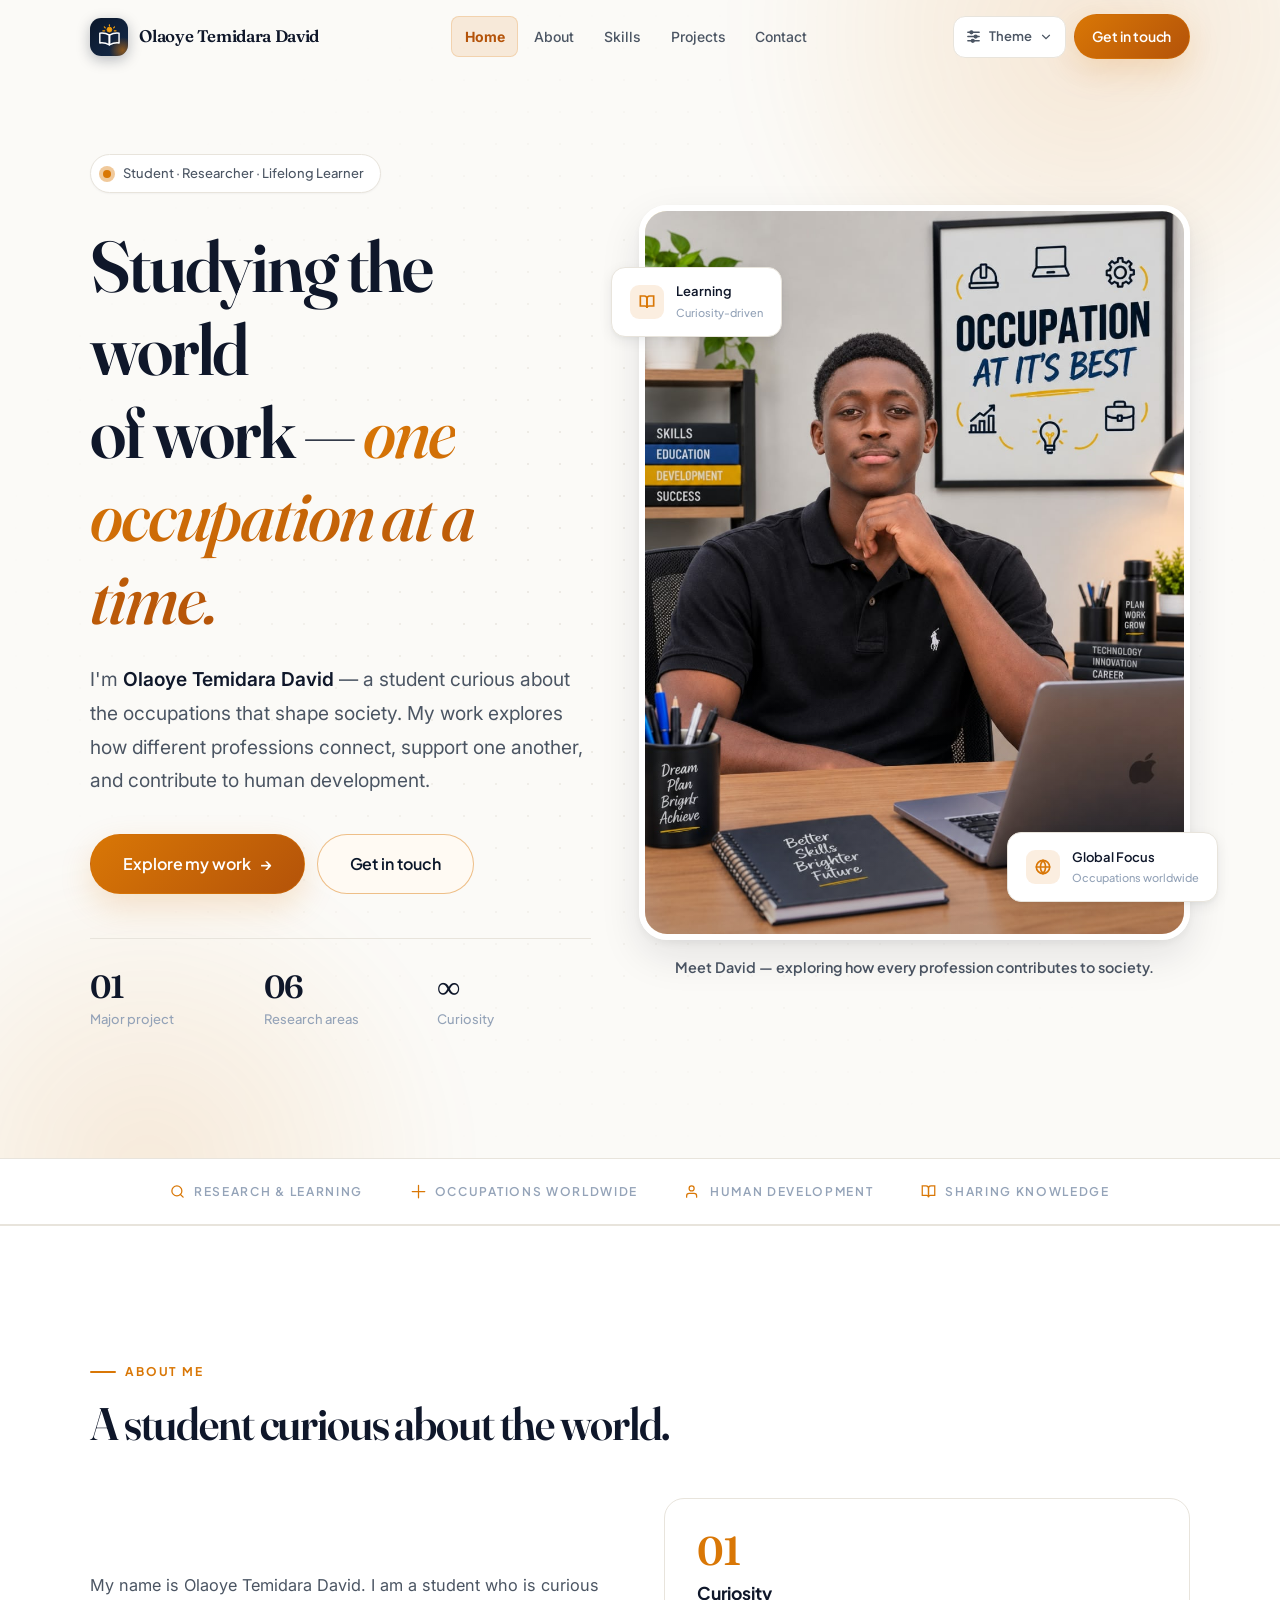
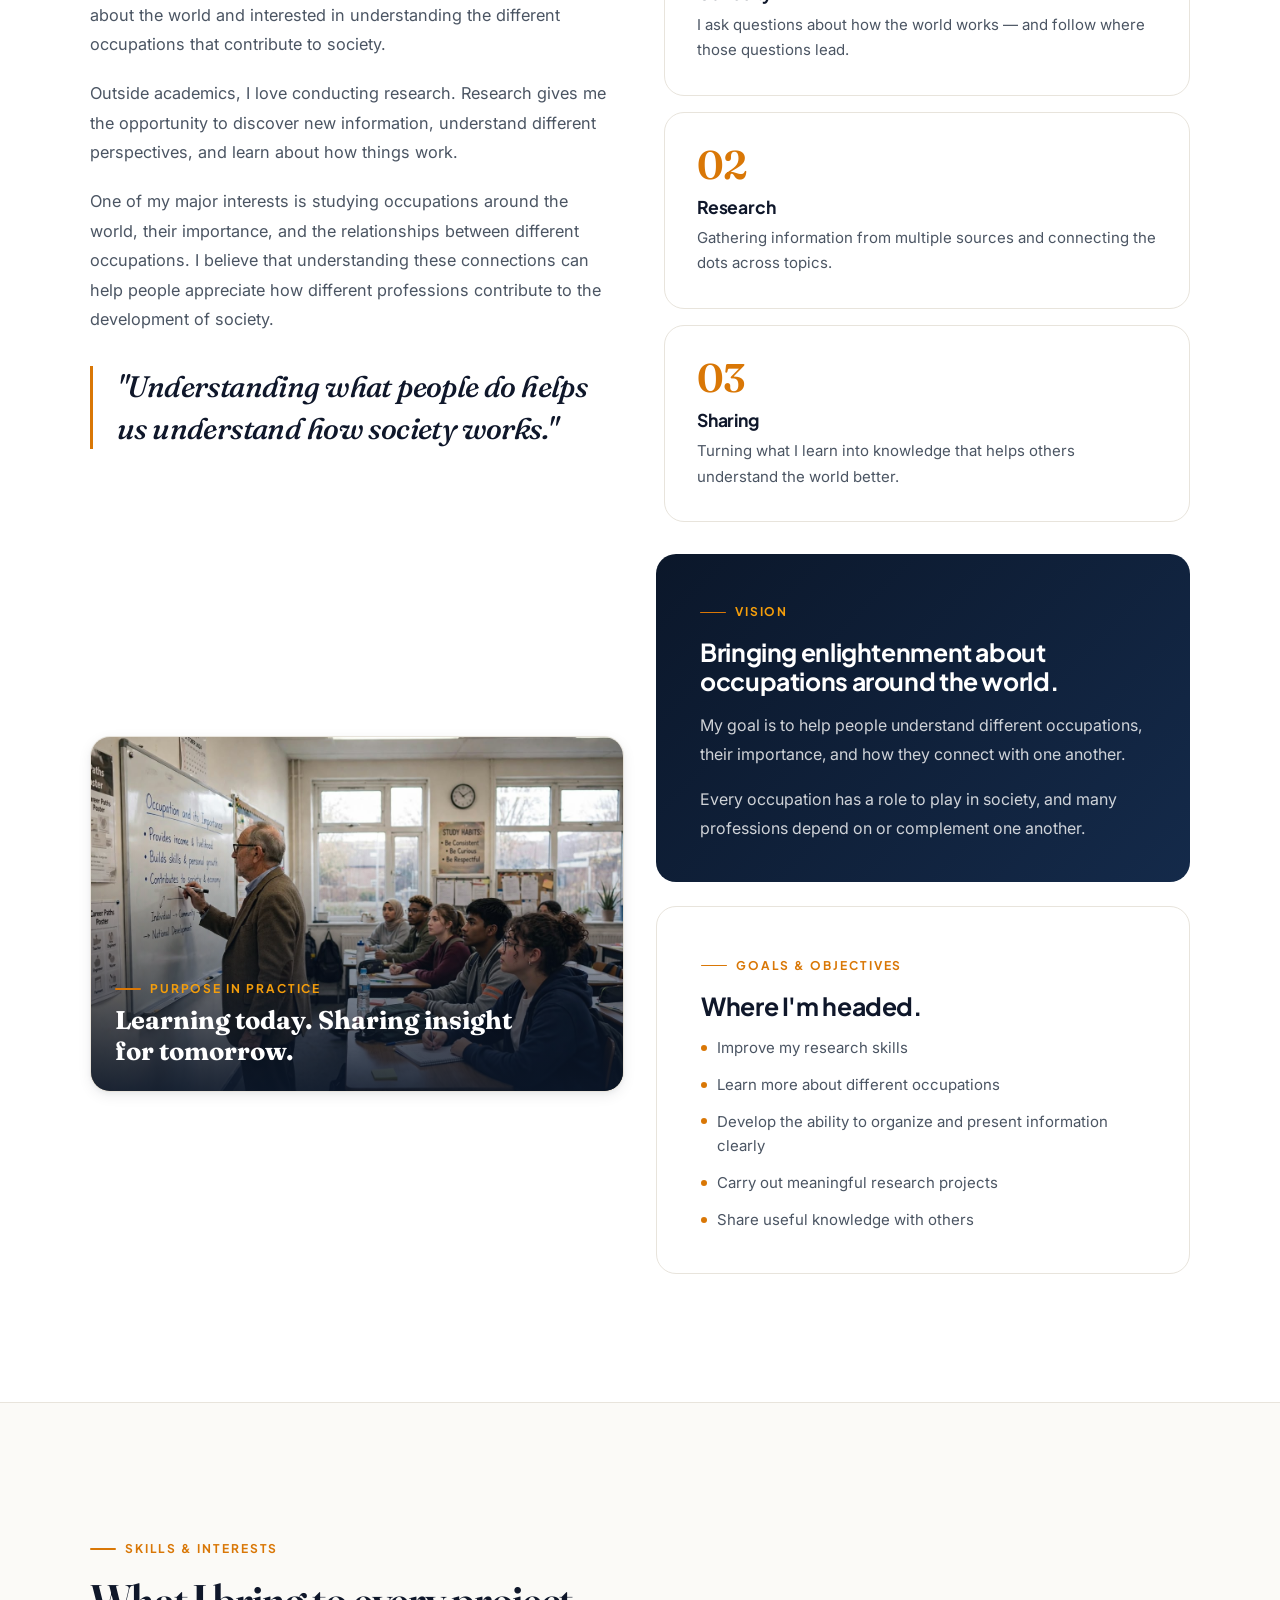
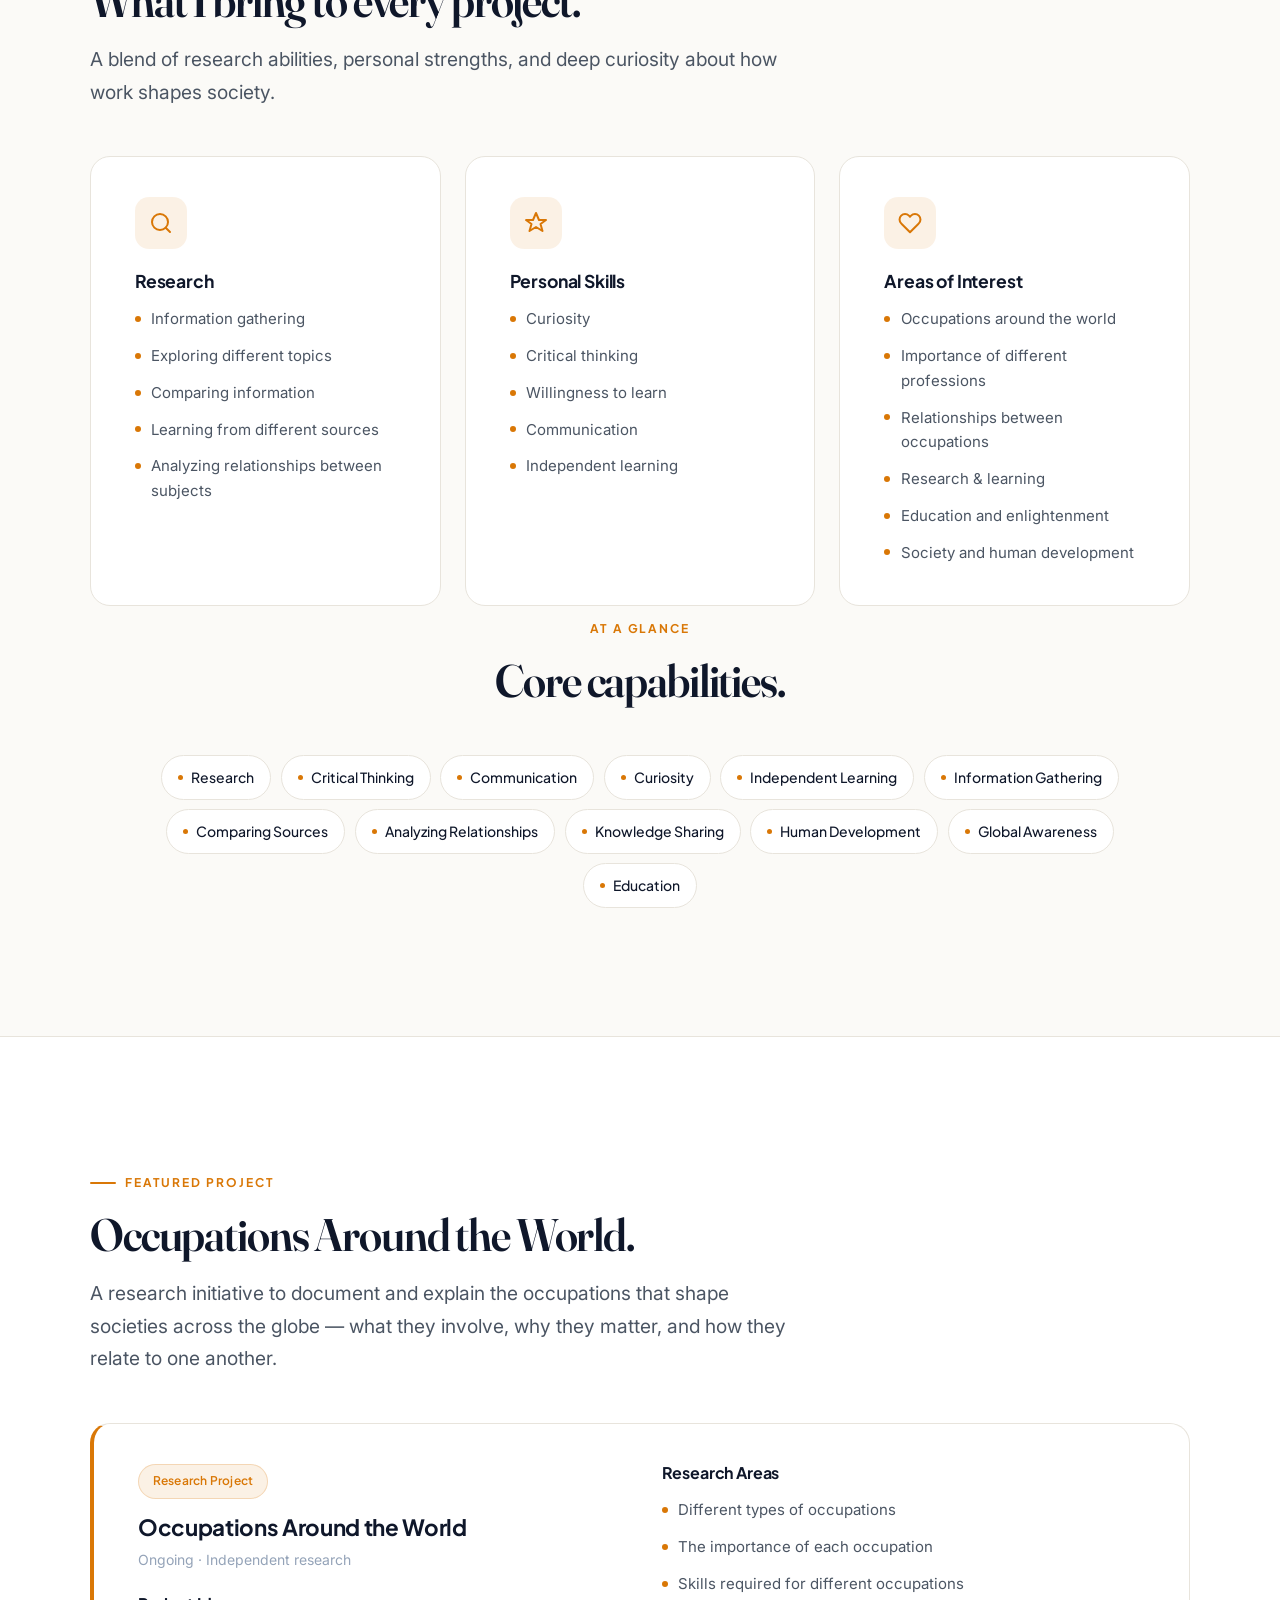
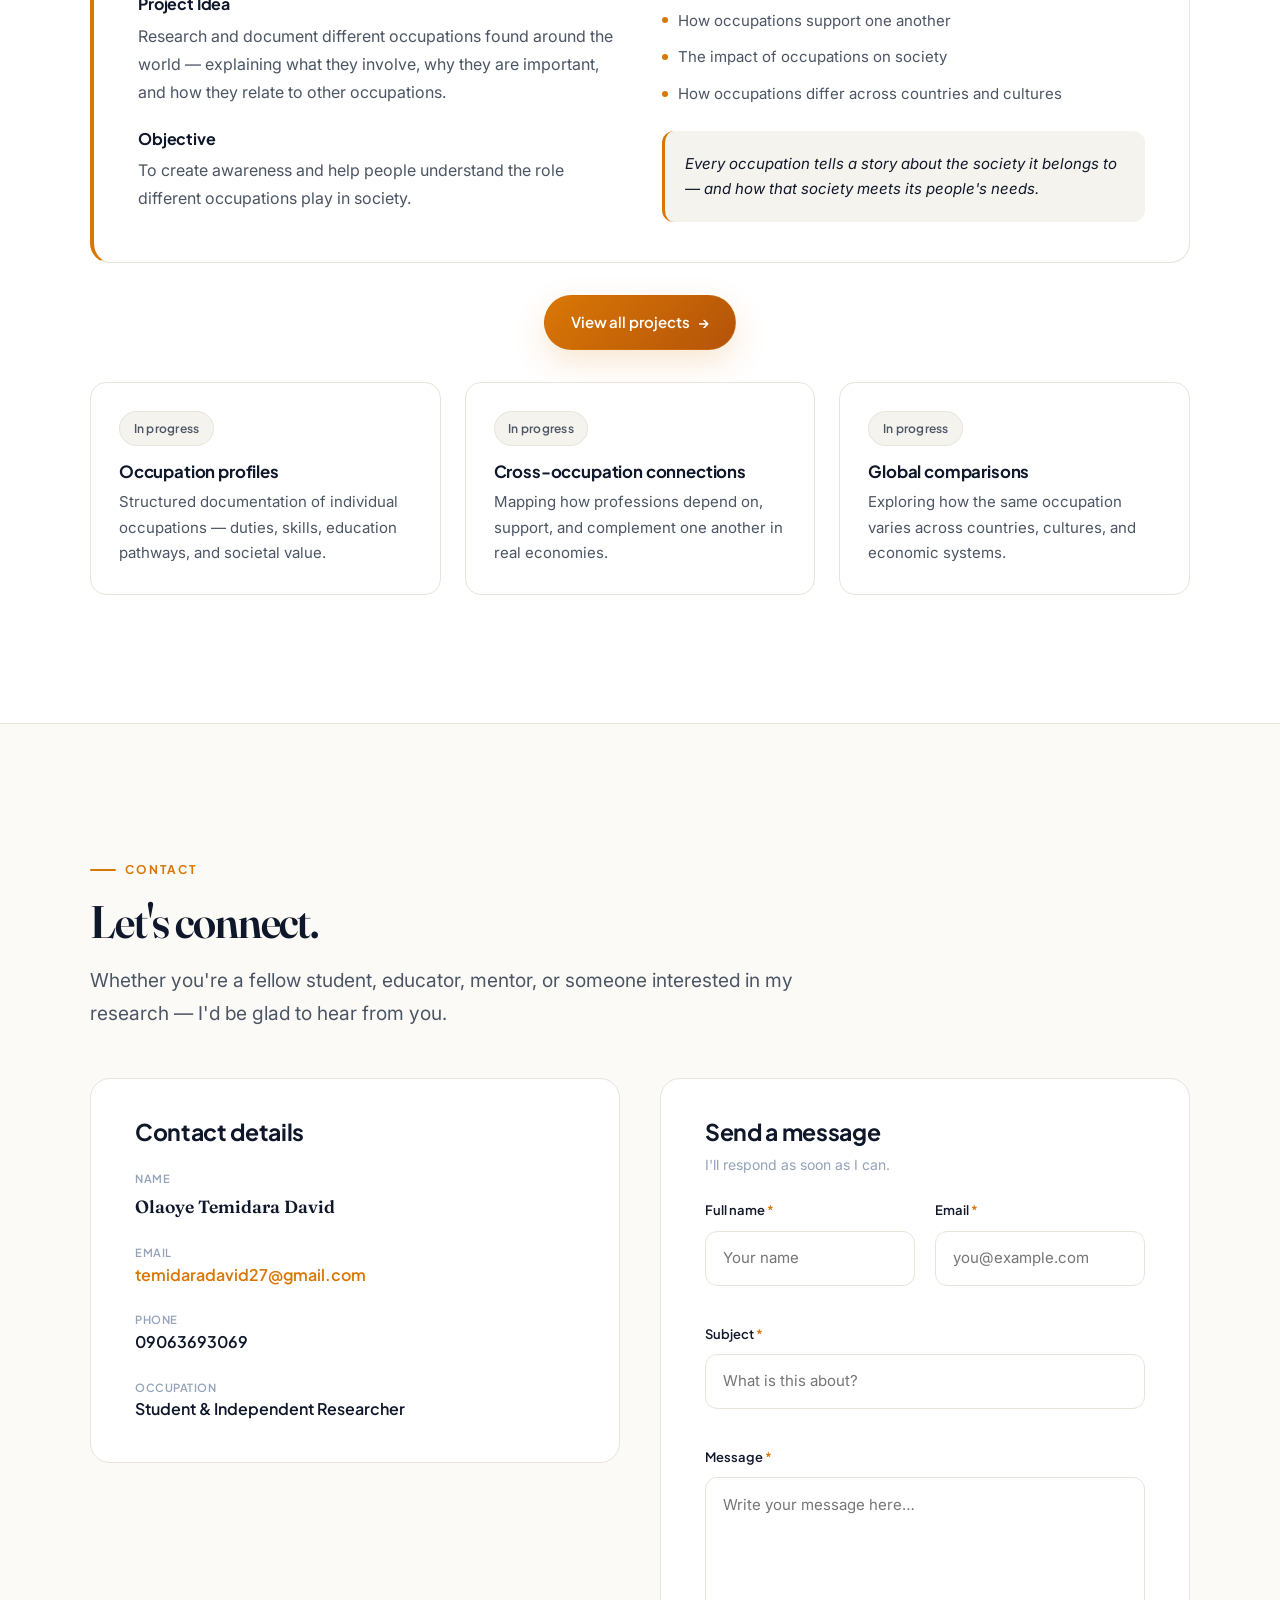
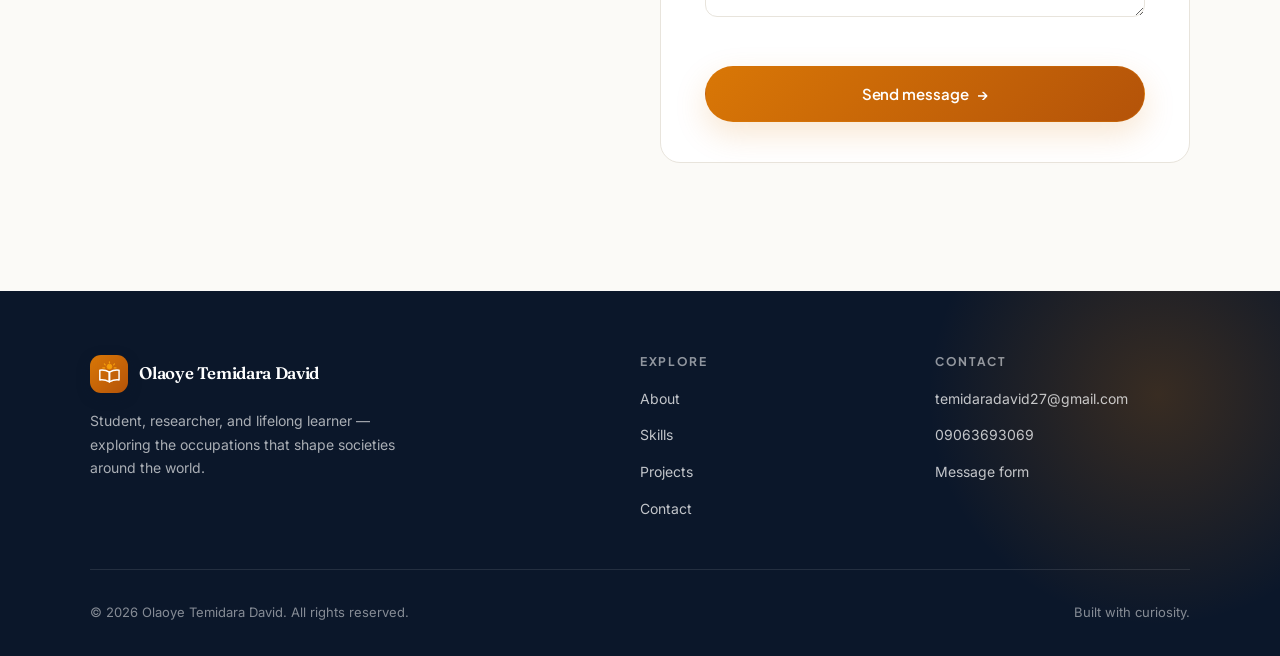
<file: index.html>
<!DOCTYPE html>
<html lang="en" data-theme="system">
<head>
<meta charset="UTF-8" />
<meta name="viewport" content="width=device-width, initial-scale=1.0" />
<meta name="description" content="Olaoye Temidara David — Student & researcher exploring occupations around the world and how they shape society." />
<title>Olaoye Temidara David — Student Portfolio</title>

<link rel="preconnect" href="https://fonts.googleapis.com">
<link rel="preconnect" href="https://fonts.gstatic.com" crossorigin>
<link href="https://fonts.googleapis.com/css2?family=Fraunces:opsz,wght@9..144,500;9..144,600;9..144,700&family=Plus+Jakarta+Sans:wght@400;500;600;700;800&family=Inter:wght@400;500;600;700&display=swap" rel="stylesheet">
<link rel="stylesheet" href="assets/styles.css">
</head>

<body>
<div class="page-loader" id="pageLoader" role="status" aria-label="Loading portfolio">
  <div class="page-loader-content">
    <span class="brand-mark page-loader-mark" aria-hidden="true">
      <svg viewBox="0 0 48 48" fill="none" aria-hidden="true">
        <path d="M8 17c5.5-.8 10.7.2 16 3.2v16c-5.3-2.7-10.5-3.7-16-3V17Z" stroke="currentColor" stroke-width="2.4" stroke-linejoin="round"/>
        <path d="M40 17c-5.5-.8-10.7.2-16 3.2v16c5.3-2.7 10.5-3.7 16-3V17Z" stroke="currentColor" stroke-width="2.4" stroke-linejoin="round"/>
        <path d="M24 20v16" stroke="currentColor" stroke-width="2.4" stroke-linecap="round"/>
        <circle cx="24" cy="11" r="4" fill="var(--amber-soft)" stroke="var(--amber-soft)" stroke-width="1.5"/>
        <path d="M24 3v2M15.5 6.5 17 8M32.5 6.5 31 8M13 13h3M32 13h3" stroke="var(--amber-soft)" stroke-width="2" stroke-linecap="round"/>
      </svg>
    </span>
    <p class="page-loader-name">Olaoye Temidara David</p>
    <p class="page-loader-caption">Student · Researcher · Lifelong Learner</p>
    <span class="page-loader-track" aria-hidden="true"><span></span></span>
  </div>
</div>

<a href="#main" class="skip-link">Skip to content</a>

<!-- ========== HEADER ========== -->
<header class="site-header" id="siteHeader">
  <div class="container">
    <nav class="nav" aria-label="Primary">
      <a href="#home" class="brand">
        <span class="brand-mark" aria-hidden="true">
          <svg viewBox="0 0 48 48" fill="none" aria-hidden="true">
            <path d="M8 17c5.5-.8 10.7.2 16 3.2v16c-5.3-2.7-10.5-3.7-16-3V17Z" stroke="currentColor" stroke-width="2.4" stroke-linejoin="round"/>
            <path d="M40 17c-5.5-.8-10.7.2-16 3.2v16c5.3-2.7 10.5-3.7 16-3V17Z" stroke="currentColor" stroke-width="2.4" stroke-linejoin="round"/>
            <path d="M24 20v16" stroke="currentColor" stroke-width="2.4" stroke-linecap="round"/>
            <circle cx="24" cy="11" r="4" fill="var(--amber-soft)" stroke="var(--amber-soft)" stroke-width="1.5"/>
            <path d="M24 3v2M15.5 6.5 17 8M32.5 6.5 31 8M13 13h3M32 13h3" stroke="var(--amber-soft)" stroke-width="2" stroke-linecap="round"/>
          </svg>
        </span>
        <span class="brand-name">
          <span class="brand-name-full">Olaoye Temidara David</span>
          <span class="brand-name-compact">O. David</span>
        </span>
      </a>

      <ul class="nav-links" role="list">
        <li><a href="#home" class="active">Home</a></li>
        <li><a href="#about">About</a></li>
        <li><a href="#skills">Skills</a></li>
        <li><a href="#projects">Projects</a></li>
        <li><a href="#contact">Contact</a></li>
      </ul>

      <div class="nav-actions">
        <div class="theme-dropdown" id="themeDropdown">
          <button class="theme-dropdown-toggle" id="themeDropdownToggle" type="button" aria-label="Choose color theme" aria-expanded="false" aria-controls="themeDropdownMenu">
            <svg class="theme-current-icon" viewBox="0 0 24 24" fill="none" stroke="currentColor" stroke-width="2" stroke-linecap="round" aria-hidden="true"><path d="M4 6h16M4 12h16M4 18h16"/><circle cx="9" cy="6" r="2" fill="currentColor"/><circle cx="15" cy="12" r="2" fill="currentColor"/><circle cx="11" cy="18" r="2" fill="currentColor"/></svg>
            <span>Theme</span>
            <svg class="theme-chevron" viewBox="0 0 24 24" fill="none" stroke="currentColor" stroke-width="2" stroke-linecap="round" aria-hidden="true"><path d="m6 9 6 6 6-6"/></svg>
          </button>
          <div class="theme-dropdown-menu" id="themeDropdownMenu" role="group" aria-label="Color theme" hidden>
            <button type="button" data-theme-set="light" aria-pressed="false"><span class="theme-option-icon">L</span>Light</button>
            <button type="button" data-theme-set="system" aria-pressed="false"><span class="theme-option-icon">S</span>System</button>
            <button type="button" data-theme-set="dark" aria-pressed="false"><span class="theme-option-icon">D</span>Dark</button>
          </div>
        </div>
        <a href="#contact" class="btn btn-amber btn-sm header-cta">Get in touch</a>
        <button class="nav-toggle" id="navToggle" aria-label="Open menu" aria-expanded="false" aria-controls="mobileMenu">
          <svg width="22" height="22" viewBox="0 0 24 24" fill="none" stroke="currentColor" stroke-width="2" stroke-linecap="round"><path d="M3 6h18M3 12h18M3 18h18"/></svg>
        </button>
      </div>
    </nav>
  </div>
</header>

<!-- ========== MOBILE MENU ========== -->
<div class="mobile-menu" id="mobileMenu" role="dialog" aria-modal="true" aria-label="Mobile navigation">
  <div class="mobile-menu-head">
    <span class="brand">
      <span class="brand-mark" aria-hidden="true">
        <svg viewBox="0 0 48 48" fill="none" aria-hidden="true">
          <path d="M8 17c5.5-.8 10.7.2 16 3.2v16c-5.3-2.7-10.5-3.7-16-3V17Z" stroke="currentColor" stroke-width="2.4" stroke-linejoin="round"/>
          <path d="M40 17c-5.5-.8-10.7.2-16 3.2v16c5.3-2.7 10.5-3.7 16-3V17Z" stroke="currentColor" stroke-width="2.4" stroke-linejoin="round"/>
          <path d="M24 20v16" stroke="currentColor" stroke-width="2.4" stroke-linecap="round"/>
          <circle cx="24" cy="11" r="4" fill="var(--amber-soft)" stroke="var(--amber-soft)" stroke-width="1.5"/>
          <path d="M24 3v2M15.5 6.5 17 8M32.5 6.5 31 8M13 13h3M32 13h3" stroke="var(--amber-soft)" stroke-width="2" stroke-linecap="round"/>
        </svg>
      </span>
      <span class="brand-name"><span class="brand-name-full">Olaoye Temidara David</span><span class="brand-name-compact">O. David</span></span>
    </span>
    <button class="icon-btn" id="menuClose" aria-label="Close menu">
      <svg width="20" height="20" viewBox="0 0 24 24" fill="none" stroke="currentColor" stroke-width="2" stroke-linecap="round"><path d="M18 6L6 18M6 6l12 12"/></svg>
    </button>
  </div>
  <ul role="list">
    <li><a href="#home">Home</a></li>
    <li><a href="#about">About</a></li>
    <li><a href="#skills">Skills</a></li>
    <li><a href="#projects">Projects</a></li>
    <li><a href="#contact">Contact</a></li>
  </ul>
  <div class="mobile-menu-actions">
    <a href="#contact" class="btn btn-amber">Send a message</a>
  </div>
</div>

<main id="main">

<!-- ============================================================
     HERO
     ============================================================ -->
<section class="hero" id="home">
  <div class="hero-bg"><div class="hero-pattern" aria-hidden="true"></div></div>
  <div class="container">
    <div class="hero-grid">
      <div class="hero-copy reveal in">
        <div class="hero-badge">
          <span class="pulse" aria-hidden="true"></span>
          Student · Researcher · Lifelong Learner
        </div>
        <h1>
          Studying the world<br>
          of work — <span class="accent">one occupation at a time.</span>
        </h1>
        <p class="hero-lede">
          I'm <strong style="color:var(--text);font-weight:600;">Olaoye Temidara David</strong> — a student curious about the occupations that shape society.
          My work explores how different professions connect, support one another, and contribute to human development.
        </p>
        <div class="hero-cta">
          <a href="#about" class="btn btn-primary btn-lg">
            Explore my work <span class="arrow" aria-hidden="true">→</span>
          </a>
          <a href="#contact" class="btn btn-secondary btn-lg">
            Get in touch
          </a>
        </div>
        <div class="hero-stats">
          <div>
            <div class="hero-stat-num">01</div>
            <div class="hero-stat-label">Major project</div>
          </div>
          <div>
            <div class="hero-stat-num">06</div>
            <div class="hero-stat-label">Research areas</div>
          </div>
          <div>
            <div class="hero-stat-num">∞</div>
            <div class="hero-stat-label">Curiosity</div>
          </div>
        </div>
      </div>

      <div class="portrait-wrap reveal in" data-delay="2">
        <div class="portrait-frame">
          <img src="assets/images/david_image.JPG" alt="David at his desk with books, a laptop, and occupation-themed learning materials" loading="eager" decoding="async">
        </div>
        <div class="float-card float-card--tl">
          <span class="fc-icon">
            <svg width="16" height="16" viewBox="0 0 24 24" fill="none" stroke="currentColor" stroke-width="2.5" stroke-linecap="round"><path d="M2 3h6a4 4 0 0 1 4 4v14a3 3 0 0 0-3-3H2z"/><path d="M22 3h-6a4 4 0 0 0-4 4v14a3 3 0 0 1 3-3h7z"/></svg>
          </span>
          <div>Learning<small>Curiosity-driven</small></div>
        </div>
        <div class="float-card float-card--br">
          <span class="fc-icon">
            <svg width="16" height="16" viewBox="0 0 24 24" fill="none" stroke="currentColor" stroke-width="2.5" stroke-linecap="round"><circle cx="12" cy="12" r="10"/><path d="M2 12h20M12 2a15.3 15.3 0 0 1 4 10 15.3 15.3 0 0 1-4 10 15.3 15.3 0 0 1-4-10 15.3 15.3 0 0 1 4-10z"/></svg>
          </span>
          <div>Global Focus<small>Occupations worldwide</small></div>
        </div>
        <p class="portrait-caption">Meet David — exploring how every profession contributes to society.</p>
      </div>
    </div>
  </div>
</section>

<!-- ========== STRIP ========== -->
<div class="strip">
  <div class="container">
    <div class="strip-inner">
      <span><svg viewBox="0 0 24 24" fill="none" stroke="currentColor" stroke-width="2" stroke-linecap="round"><circle cx="11" cy="11" r="8"/><path d="M21 21l-4.3-4.3"/></svg> Research &amp; Learning</span>
      <span><svg viewBox="0 0 24 24" fill="none" stroke="currentColor" stroke-width="2" stroke-linecap="round"><path d="M12 2v20M2 12h20"/></svg> Occupations Worldwide</span>
      <span><svg viewBox="0 0 24 24" fill="none" stroke="currentColor" stroke-width="2" stroke-linecap="round"><path d="M17 21v-2a4 4 0 0 0-4-4H5a4 4 0 0 0-4 4v2"/><circle cx="9" cy="7" r="4"/></svg> Human Development</span>
      <span><svg viewBox="0 0 24 24" fill="none" stroke="currentColor" stroke-width="2" stroke-linecap="round"><path d="M2 3h6a4 4 0 0 1 4 4v14a3 3 0 0 0-3-3H2z"/><path d="M22 3h-6a4 4 0 0 0-4 4v14a3 3 0 0 1 3-3h7z"/></svg> Sharing Knowledge</span>
    </div>
  </div>
</div>

<!-- ============================================================
     ABOUT
     ============================================================ -->
<section class="section section--alt" id="about">
  <div class="container">
    <div class="section-head reveal">
      <span class="eyebrow">About Me</span>
      <h2>A student curious about the world.</h2>
    </div>

    <div class="grid grid-2" style="gap:3rem;align-items:center;">
      <div class="reveal">
        <p style="font-size:1.02rem;line-height:1.8;color:var(--text-2);">
          My name is Olaoye Temidara David. I am a student who is curious about the world and interested in understanding the different occupations that contribute to society.
        </p>
        <p style="font-size:1.02rem;line-height:1.8;color:var(--text-2);margin-top:1.25rem;">
          Outside academics, I love conducting research. Research gives me the opportunity to discover new information, understand different perspectives, and learn about how things work.
        </p>
        <p style="font-size:1.02rem;line-height:1.8;color:var(--text-2);margin-top:1.25rem;">
          One of my major interests is studying occupations around the world, their importance, and the relationships between different occupations. I believe that understanding these connections can help people appreciate how different professions contribute to the development of society.
        </p>
        <div class="quote mt-8" style="margin-top:2rem;">
          "Understanding what people do helps us understand how society works."
        </div>
      </div>

      <div class="grid" style="gap:1rem;">
        <div class="num-card reveal" data-delay="1">
          <span class="num">01</span>
          <h3 class="card-title">Curiosity</h3>
          <p class="card-text">I ask questions about how the world works — and follow where those questions lead.</p>
        </div>
        <div class="num-card reveal" data-delay="2">
          <span class="num">02</span>
          <h3 class="card-title">Research</h3>
          <p class="card-text">Gathering information from multiple sources and connecting the dots across topics.</p>
        </div>
        <div class="num-card reveal" data-delay="3">
          <span class="num">03</span>
          <h3 class="card-title">Sharing</h3>
          <p class="card-text">Turning what I learn into knowledge that helps others understand the world better.</p>
        </div>
      </div>
    </div>

    <div class="vision-grid mt-8">
      <figure class="vision-image-card reveal">
        <img src="assets/images/purpose.JPG" alt="A teacher explaining the importance of occupations to students in a classroom" loading="lazy" decoding="async">
        <figcaption>
          <span class="eyebrow">Purpose in practice</span>
          <strong>Learning today. Sharing insight for tomorrow.</strong>
        </figcaption>
      </figure>

      <div class="vision-content">
        <article class="card card--lg vision-card reveal" style="background:linear-gradient(135deg,var(--navy) 0%,var(--navy-2) 100%);color:#fff;border:none;">
          <span class="eyebrow" style="color:var(--amber-soft);margin-bottom:1rem;">Vision</span>
          <h3 style="color:#fff;font-size:1.55rem;margin-bottom:1rem;">Bringing enlightenment about occupations around the world.</h3>
          <p style="color:rgba(255,255,255,.8);line-height:1.8;">
            My goal is to help people understand different occupations, their importance, and how they connect with one another.
          </p>
          <p style="color:rgba(255,255,255,.8);line-height:1.8;margin-top:1rem;">
            Every occupation has a role to play in society, and many professions depend on or complement one another.
          </p>
        </article>

        <article class="card card--lg reveal" data-delay="1">
          <span class="eyebrow">Goals &amp; Objectives</span>
          <h3 style="font-size:1.55rem;margin-bottom:1rem;">Where I'm headed.</h3>
          <ul class="list">
            <li>Improve my research skills</li>
            <li>Learn more about different occupations</li>
            <li>Develop the ability to organize and present information clearly</li>
            <li>Carry out meaningful research projects</li>
            <li>Share useful knowledge with others</li>
          </ul>
        </article>
      </div>
    </div>
  </div>
</section>

<!-- ============================================================
     SKILLS
     ============================================================ -->
<section class="section" id="skills">
  <div class="container">
    <div class="section-head reveal">
      <span class="eyebrow">Skills &amp; Interests</span>
      <h2>What I bring to every project.</h2>
      <p class="lede">A blend of research abilities, personal strengths, and deep curiosity about how work shapes society.</p>
    </div>

    <div class="grid grid-3">

      <article class="card card--lg reveal" data-delay="1">
        <div class="card-icon">
          <svg viewBox="0 0 24 24" fill="none" stroke="currentColor" stroke-width="2" stroke-linecap="round" stroke-linejoin="round"><circle cx="11" cy="11" r="8"/><path d="M21 21l-4.3-4.3"/></svg>
        </div>
        <h3 class="card-title">Research</h3>
        <ul class="list mt-4">
          <li>Information gathering</li>
          <li>Exploring different topics</li>
          <li>Comparing information</li>
          <li>Learning from different sources</li>
          <li>Analyzing relationships between subjects</li>
        </ul>
      </article>

      <article class="card card--lg reveal" data-delay="2">
        <div class="card-icon">
          <svg viewBox="0 0 24 24" fill="none" stroke="currentColor" stroke-width="2" stroke-linecap="round" stroke-linejoin="round"><path d="M12 2l3 7h7l-5.5 4 2 7L12 16l-6.5 4 2-7L2 9h7z"/></svg>
        </div>
        <h3 class="card-title">Personal Skills</h3>
        <ul class="list mt-4">
          <li>Curiosity</li>
          <li>Critical thinking</li>
          <li>Willingness to learn</li>
          <li>Communication</li>
          <li>Independent learning</li>
        </ul>
      </article>

      <article class="card card--lg reveal" data-delay="3">
        <div class="card-icon">
          <svg viewBox="0 0 24 24" fill="none" stroke="currentColor" stroke-width="2" stroke-linecap="round" stroke-linejoin="round"><path d="M20.84 4.61a5.5 5.5 0 0 0-7.78 0L12 5.67l-1.06-1.06a5.5 5.5 0 0 0-7.78 7.78l1.06 1.06L12 21.23l7.78-7.78 1.06-1.06a5.5 5.5 0 0 0 0-7.78z"/></svg>
        </div>
        <h3 class="card-title">Areas of Interest</h3>
        <ul class="list mt-4">
          <li>Occupations around the world</li>
          <li>Importance of different professions</li>
          <li>Relationships between occupations</li>
          <li>Research &amp; learning</li>
          <li>Education and enlightenment</li>
          <li>Society and human development</li>
        </ul>
      </article>

    </div>
    <div class="container mt-2">
      <div class="section-head center reveal">
        <span class="eyebrow">At a Glance</span>
        <h2>Core capabilities.</h2>
      </div>
      <div class="chip-group reveal" style="justify-content:center;">
        <span class="chip">Research</span>
        <span class="chip">Critical Thinking</span>
        <span class="chip">Communication</span>
        <span class="chip">Curiosity</span>
        <span class="chip">Independent Learning</span>
        <span class="chip">Information Gathering</span>
        <span class="chip">Comparing Sources</span>
        <span class="chip">Analyzing Relationships</span>
        <span class="chip">Knowledge Sharing</span>
        <span class="chip">Human Development</span>
        <span class="chip">Global Awareness</span>
        <span class="chip">Education</span>
      </div>
    </div>

  </div>
</section>

<!-- ============================================================
     PROJECTS
     ============================================================ -->
<section class="section section--alt" id="projects">
  <div class="container">
    <div class="section-head reveal">
      <span class="eyebrow">Featured Project</span>
      <h2>Occupations Around the World.</h2>
      <p class="lede">A research initiative to document and explain the occupations that shape societies across the globe — what they involve, why they matter, and how they relate to one another.</p>
    </div>

    <div class="card card--lg reveal" style="border-left:4px solid var(--amber);">
      <div class="grid grid-2" style="gap:2.5rem;align-items:flex-start;">

        <div>
          <span class="badge badge--amber">Research Project</span>
          <h3 class="mt-4" style="font-size:1.4rem;">Occupations Around the World</h3>
          <p class="text-sm text-muted mt-2">Ongoing · Independent research</p>

          <h4 class="mt-6">Project Idea</h4>
          <p style="margin-top:.5rem;line-height:1.75;">
            Research and document different occupations found around the world — explaining what they involve, why they are important, and how they relate to other occupations.
          </p>

          <h4 class="mt-6">Objective</h4>
          <p style="margin-top:.5rem;line-height:1.75;">
            To create awareness and help people understand the role different occupations play in society.
          </p>
        </div>

        <div>
          <h4>Research Areas</h4>
          <ul class="list mt-4">
            <li>Different types of occupations</li>
            <li>The importance of each occupation</li>
            <li>Skills required for different occupations</li>
            <li>How occupations support one another</li>
            <li>The impact of occupations on society</li>
            <li>How occupations differ across countries and cultures</li>
          </ul>

          <div class="mt-6" style="padding:1.25rem;background:var(--surface-2);border-radius:var(--r-md);border-left:3px solid var(--amber);">
            <p style="font-size:.9375rem;line-height:1.7;font-style:italic;color:var(--text);">
              Every occupation tells a story about the society it belongs to — and how that society meets its people's needs.
            </p>
          </div>
        </div>

      </div>
    </div>

    <div class="mt-8 text-center reveal">
      <a href="#projects" class="btn btn-primary">View all projects <span class="arrow">→</span></a>
    </div>

    <div class="grid grid-3 mt-8">
      <div class="card reveal" data-delay="1">
        <span class="badge">In progress</span>
        <h3 class="card-title mt-4" style="font-size:1.05rem;">Occupation profiles</h3>
        <p class="card-text">Structured documentation of individual occupations — duties, skills, education pathways, and societal value.</p>
      </div>
      <div class="card reveal" data-delay="2">
        <span class="badge">In progress</span>
        <h3 class="card-title mt-4" style="font-size:1.05rem;">Cross-occupation connections</h3>
        <p class="card-text">Mapping how professions depend on, support, and complement one another in real economies.</p>
      </div>
      <div class="card reveal" data-delay="3">
        <span class="badge">In progress</span>
        <h3 class="card-title mt-4" style="font-size:1.05rem;">Global comparisons</h3>
        <p class="card-text">Exploring how the same occupation varies across countries, cultures, and economic systems.</p>
      </div>
    </div>
  </div>
</section>

<!-- ============================================================
     CONTACT
     ============================================================ -->
<section class="section" id="contact">
  <div class="container">
    <div class="section-head reveal">
      <span class="eyebrow">Contact</span>
      <h2>Let's connect.</h2>
      <p class="lede">Whether you're a fellow student, educator, mentor, or someone interested in my research — I'd be glad to hear from you.</p>
    </div>

    <div class="grid grid-2" style="gap:2.5rem;align-items:flex-start;">

      <div class="reveal">
        <div class="card card--lg">
          <h3>Contact details</h3>
          <ul class="mt-6" style="list-style:none;display:flex;flex-direction:column;gap:1.4rem;">
            <li>
              <div class="text-sm text-muted" style="font-family:var(--font-sans);font-weight:600;letter-spacing:.05em;text-transform:uppercase;font-size:.7rem;">Name</div>
              <div style="font-family:var(--font-display);font-size:1.1rem;font-weight:600;margin-top:.25rem;">Olaoye Temidara David</div>
            </li>
            <li>
              <div class="text-sm text-muted" style="font-family:var(--font-sans);font-weight:600;letter-spacing:.05em;text-transform:uppercase;font-size:.7rem;">Email</div>
              <a href="mailto:temidaradavid27@gmail.com" style="color:var(--amber);font-weight:600;font-family:var(--font-sans);font-size:1rem;word-break:break-all;">temidaradavid27@gmail.com</a>
            </li>
            <li>
              <div class="text-sm text-muted" style="font-family:var(--font-sans);font-weight:600;letter-spacing:.05em;text-transform:uppercase;font-size:.7rem;">Phone</div>
              <a href="tel:+2349063693069" style="color:var(--text);font-weight:600;font-family:var(--font-sans);font-size:1rem;">09063693069</a>
            </li>
            <li>
              <div class="text-sm text-muted" style="font-family:var(--font-sans);font-weight:600;letter-spacing:.05em;text-transform:uppercase;font-size:.7rem;">Occupation</div>
              <div style="font-weight:600;font-family:var(--font-sans);">Student &amp; Independent Researcher</div>
            </li>
          </ul>
        </div>
      </div>

      <div class="card card--lg reveal" data-delay="1">
        <h3>Send a message</h3>
        <p class="text-sm text-muted mt-2">I'll respond as soon as I can.</p>

        <div class="form-success" id="formSuccess" role="status" aria-live="polite">
          <svg width="20" height="20" viewBox="0 0 24 24" fill="none" stroke="currentColor" stroke-width="2.5" stroke-linecap="round"><path d="M20 6L9 17l-5-5"/></svg>
          Message sent. Thank you — I'll be in touch soon.
        </div>

        <form id="contactForm" novalidate class="mt-6">
          <div class="form-grid">
            <div class="field">
              <label for="cf-name">Full name <span class="req">*</span></label>
              <input id="cf-name" name="name" type="text" required placeholder="Your name" />
              <div class="msg"></div>
            </div>
            <div class="field">
              <label for="cf-email">Email <span class="req">*</span></label>
              <input id="cf-email" name="email" type="email" required placeholder="you@example.com" />
              <div class="msg"></div>
            </div>
            <div class="field form-full">
              <label for="cf-subject">Subject <span class="req">*</span></label>
              <input id="cf-subject" name="subject" type="text" required placeholder="What is this about?" />
              <div class="msg"></div>
            </div>
            <div class="field form-full">
              <label for="cf-message">Message <span class="req">*</span></label>
              <textarea id="cf-message" name="message" required placeholder="Write your message here…"></textarea>
              <div class="msg"></div>
            </div>
          </div>
          <button type="submit" class="btn btn-amber mt-6" style="width:100%;">Send message <span class="arrow">→</span></button>
        </form>
      </div>

    </div>
  </div>
</section>

</main>

<!-- ========== FOOTER ========== -->
<footer class="site-footer">
  <div class="container">
    <div class="footer-grid">
      <div class="footer-brand">
        <a href="#home" class="brand">
          <span class="brand-mark" aria-hidden="true">
            <svg viewBox="0 0 48 48" fill="none" aria-hidden="true">
              <path d="M8 17c5.5-.8 10.7.2 16 3.2v16c-5.3-2.7-10.5-3.7-16-3V17Z" stroke="currentColor" stroke-width="2.4" stroke-linejoin="round"/>
              <path d="M40 17c-5.5-.8-10.7.2-16 3.2v16c5.3-2.7 10.5-3.7 16-3V17Z" stroke="currentColor" stroke-width="2.4" stroke-linejoin="round"/>
              <path d="M24 20v16" stroke="currentColor" stroke-width="2.4" stroke-linecap="round"/>
              <circle cx="24" cy="11" r="4" fill="var(--amber-soft)" stroke="var(--amber-soft)" stroke-width="1.5"/>
              <path d="M24 3v2M15.5 6.5 17 8M32.5 6.5 31 8M13 13h3M32 13h3" stroke="var(--amber-soft)" stroke-width="2" stroke-linecap="round"/>
            </svg>
          </span>
          <span>Olaoye Temidara David</span>
        </a>
        <p>Student, researcher, and lifelong learner — exploring the occupations that shape societies around the world.</p>
      </div>
      <div class="footer-col">
        <h4>Explore</h4>
        <ul>
          <li><a href="#about">About</a></li>
          <li><a href="#skills">Skills</a></li>
          <li><a href="#projects">Projects</a></li>
          <li><a href="#contact">Contact</a></li>
        </ul>
      </div>
      <div class="footer-col">
        <h4>Contact</h4>
        <ul>
          <li><a href="mailto:temidaradavid27@gmail.com">temidaradavid27@gmail.com</a></li>
          <li><a href="tel:+2349063693069">09063693069</a></li>
          <li><a href="#contact">Message form</a></li>
        </ul>
      </div>
    </div>
    <div class="footer-bottom">
      <span>© 2026 Olaoye Temidara David. All rights reserved.</span>
      <span>Built with curiosity.</span>
    </div>
  </div>
</footer>

<button class="back-to-top" id="backToTop" aria-label="Scroll smoothly back to top" title="Back to top">
  <svg width="20" height="20" viewBox="0 0 24 24" fill="none" stroke="currentColor" stroke-width="2.5" stroke-linecap="round"><path d="M12 19V5M5 12l7-7 7 7"/></svg>
</button>

<script src="assets/script.js" defer></script>
</body>
</html>
</file>
<file: assets/styles.css>
/* =========================================================
   OLAOYE TEMIDARA DAVID · STUDENT PORTFOLIO
   Single consolidated stylesheet
   ---------------------------------------------------------
   01. Design tokens
   02. Reset + base
   03. Layout (container / section / grid)
   04. Buttons
   05. Badges + chips
   06. Cards
   07. Header + navigation
   08. Mobile menu
   09. Theme switch
   10. Hero
   11. Logo strip
   12. Inner page hero + breadcrumb
   13. Quote / lists / chip group
   14. Form
   15. Footer
   16. Reveal animations
   17. Back to top
   18. Utilities
   ========================================================= */

/* =========================================================
   01. DESIGN TOKENS
   ========================================================= */
:root {
  --navy: #0B172A;
  --navy-2: #142a4a;
  --amber: #D97706;
  --amber-soft: #F59E0B;
  --amber-deep: #B45309;
  --green: #10B981;
  --teal: #0D9488;

  --bg: #FBFAF7;
  --surface: #FFFFFF;
  --surface-2: #F5F3EE;
  --border: #E8E4DC;
  --border-strong: #D5CFC4;

  --text: #0F172A;
  --text-2: #4B5563;
  --muted: #94A3B8;

  --shadow-xs: 0 1px 2px rgba(15, 23, 42, .04);
  --shadow-sm: 0 1px 3px rgba(15, 23, 42, .06), 0 1px 2px rgba(15, 23, 42, .04);
  --shadow-md: 0 4px 14px rgba(15, 23, 42, .07), 0 2px 4px rgba(15, 23, 42, .04);
  --shadow-lg: 0 16px 40px rgba(15, 23, 42, .1), 0 4px 10px rgba(15, 23, 42, .05);
  --shadow-amber: 0 12px 32px rgba(217, 119, 6, .18);

  --r-sm: 8px;
  --r-md: 12px;
  --r-lg: 16px;
  --r-xl: 20px;
  --r-2xl: 28px;
  --r-pill: 999px;
  --container: 1180px;
  --header-h: 74px;

  --ease: cubic-bezier(.22, .61, .36, 1);
  --ease-soft: cubic-bezier(.4, 0, .2, 1);
  --dur-fast: 180ms;
  --dur: 320ms;
  --dur-slow: 600ms;

  --font-display: "Fraunces", Georgia, serif;
  --font-sans: "Plus Jakarta Sans", system-ui, -apple-system, sans-serif;
  --font-body: "Inter", system-ui, -apple-system, sans-serif;
}

[data-theme="dark"] {
  --navy: #0B172A;
  --navy-2: #1e3a5f;
  --bg: #0A0F1E;
  --surface: #0F172A;
  --surface-2: #111C33;
  --border: #1E293B;
  --border-strong: #334155;
  --text: #F8FAFC;
  --text-2: #CBD5E1;
  --muted: #64748B;
  --amber: #F59E0B;
  --amber-soft: #FBBF24;
  --amber-deep: #D97706;

  --shadow-xs: 0 1px 2px rgba(0, 0, 0, .4);
  --shadow-sm: 0 1px 3px rgba(0, 0, 0, .5);
  --shadow-md: 0 4px 14px rgba(0, 0, 0, .5);
  --shadow-lg: 0 16px 40px rgba(0, 0, 0, .6);
  --shadow-amber: 0 12px 32px rgba(245, 158, 11, .25);
}

/* =========================================================
   02. RESET + BASE
   ========================================================= */
*,
*::before,
*::after {
  box-sizing: border-box;
  margin: 0;
  padding: 0;
}

html {
  scroll-behavior: smooth;
  scroll-padding-top: calc(var(--header-h) + 1rem);
  -webkit-text-size-adjust: 100%;
}

@media (prefers-reduced-motion: reduce) {
  html {
    scroll-behavior: auto;
  }

  *,
  *::before,
  *::after {
    animation-duration: .001ms !important;
    transition-duration: .001ms !important;
  }
}

body {
  font-family: var(--font-body);
  background: var(--bg);
  color: var(--text);
  font-size: 16px;
  line-height: 1.65;
  -webkit-font-smoothing: antialiased;
  -moz-osx-font-smoothing: grayscale;
  transition: background var(--dur) var(--ease), color var(--dur) var(--ease);
  overflow-x: hidden;
}

* {
  scrollbar-color: var(--amber) var(--surface-2);
  scrollbar-width: thin;
}

*::-webkit-scrollbar {
  width: 10px;
  height: 10px;
}

*::-webkit-scrollbar-track {
  background: var(--surface-2);
}

*::-webkit-scrollbar-thumb {
  background: linear-gradient(180deg, var(--amber-soft), var(--amber-deep));
  border: 2px solid var(--surface-2);
  border-radius: var(--r-pill);
}

*::-webkit-scrollbar-thumb:hover {
  background: var(--amber);
}

img,
svg {
  display: block;
  max-width: 100%;
}

button {
  font: inherit;
  color: inherit;
  background: none;
  border: 0;
  cursor: pointer;
}

/* ---- Links: never underlined, in any state ---- */
a,
a:visited,
a:hover,
a:focus,
a:active {
  color: inherit;
  text-decoration: none;
  background-image: none;
}

input,
textarea {
  font: inherit;
  color: inherit;
}

h1,
h2,
h3,
h4 {
  font-family: var(--font-display);
  font-weight: 600;
  line-height: 1.15;
  letter-spacing: -.02em;
  color: var(--text);
  font-variation-settings: "opsz" 96;
}

h1 {
  font-size: clamp(2.6rem, 6vw, 4.5rem);
  letter-spacing: -.03em;
}

h2 {
  font-size: clamp(1.85rem, 3.8vw, 2.85rem);
  letter-spacing: -.025em;
}

h3 {
  font-size: clamp(1.2rem, 1.8vw, 1.5rem);
  font-family: var(--font-sans);
  font-weight: 700;
  letter-spacing: -.015em;
}

h4 {
  font-size: 1rem;
  font-family: var(--font-sans);
  font-weight: 700;
  letter-spacing: -.01em;
}

p {
  color: var(--text-2);
}

em {
  font-style: italic;
}

::selection {
  background: var(--amber);
  color: #fff;
}

:focus-visible {
  outline: 2px solid var(--amber);
  outline-offset: 3px;
  border-radius: 4px;
}

/* Skip link */
.skip-link {
  position: absolute;
  left: 1rem;
  top: -100px;
  padding: .75rem 1.25rem;
  background: var(--navy);
  color: #fff;
  border-radius: var(--r-md);
  z-index: 9999;
  font-weight: 600;
  transition: top var(--dur) var(--ease);
}

.skip-link:focus {
  top: 1rem;
}

.page-loader {
  position: fixed;
  inset: 0;
  z-index: 2000;
  display: grid;
  place-items: center;
  overflow: hidden;
  background:
    radial-gradient(circle at 72% 24%, rgba(217, 119, 6, .16), transparent 28rem),
    radial-gradient(circle, var(--border-strong) 1px, transparent 1px),
    var(--bg);
  background-size: auto, 32px 32px, auto;
  transition: opacity 500ms var(--ease), visibility 500ms var(--ease);
}

.page-loader.is-hidden {
  opacity: 0;
  visibility: hidden;
  pointer-events: none;
}

.page-loader-content {
  display: grid;
  justify-items: center;
  padding: 2rem;
  text-align: center;
  animation: loaderContentIn 700ms var(--ease) both;
}

.page-loader-mark {
  width: 64px;
  height: 64px;
  margin-bottom: 1.5rem;
  border-radius: 18px;
  font-size: 1.25rem;
  box-shadow: 0 10px 30px rgba(11, 23, 42, .2), var(--shadow-amber);
}

.page-loader-name {
  color: var(--text);
  font-family: var(--font-display);
  font-size: clamp(1.35rem, 4vw, 1.8rem);
  font-weight: 600;
  letter-spacing: -.03em;
}

.page-loader-caption {
  margin-top: .4rem;
  color: var(--text-2);
  font-family: var(--font-sans);
  font-size: .75rem;
  font-weight: 600;
  letter-spacing: .08em;
  text-transform: uppercase;
}

.page-loader-track {
  width: 150px;
  height: 3px;
  margin-top: 2rem;
  overflow: hidden;
  border-radius: var(--r-pill);
  background: var(--border);
}

.page-loader-track span {
  display: block;
  width: 45%;
  height: 100%;
  border-radius: inherit;
  background: linear-gradient(90deg, var(--amber-soft), var(--amber-deep));
  animation: loaderProgress 1.2s var(--ease) infinite;
}

@keyframes loaderContentIn {
  from { opacity: 0; transform: translateY(10px); }
  to { opacity: 1; transform: translateY(0); }
}

@keyframes loaderProgress {
  from { transform: translateX(-110%); }
  to { transform: translateX(245%); }
}

/* =========================================================
   03. LAYOUT
   ========================================================= */
.container {
  width: 100%;
  max-width: var(--container);
  margin: 0 auto;
  padding: 0 1.25rem;
}

@media (min-width: 640px) {
  .container {
    padding: 0 2rem;
  }
}

@media (min-width: 1024px) {
  .container {
    padding: 0 2.5rem;
  }
}

.section {
  padding: 5rem 0;
  position: relative;
  scroll-margin-top: calc(var(--header-h) + 1rem);
}

@media (min-width: 768px) {
  .section {
    padding: 6.5rem 0;
  }
}

@media (min-width: 1024px) {
  .section {
    padding: 8rem 0;
  }
}

.section--alt {
  background: var(--surface);
  border-top: 1px solid var(--border);
  border-bottom: 1px solid var(--border);
}

.section--dark {
  background: linear-gradient(135deg, var(--navy) 0%, #14335c 100%);
  color: #fff;
  position: relative;
  overflow: hidden;
}

.section--dark h2,
.section--dark h3,
.section--dark h4 {
  color: #fff;
}

.section--dark p {
  color: rgba(255, 255, 255, .78);
}

.section--dark::before {
  content: "";
  position: absolute;
  top: -40%;
  right: -10%;
  width: 600px;
  height: 600px;
  border-radius: 50%;
  background: radial-gradient(circle, rgba(217, 119, 6, .28), transparent 65%);
  pointer-events: none;
}

.section--dark::after {
  content: "";
  position: absolute;
  bottom: -40%;
  left: -10%;
  width: 520px;
  height: 520px;
  border-radius: 50%;
  background: radial-gradient(circle, rgba(217, 119, 6, .2), transparent 65%);
  pointer-events: none;
}

.section--dark .container {
  position: relative;
  z-index: 1;
}

.section-head {
  max-width: 720px;
  margin-bottom: 3rem;
}

.section-head.center {
  margin-left: auto;
  margin-right: auto;
  text-align: center;
}

.eyebrow {
  display: inline-flex;
  align-items: center;
  gap: .55rem;
  font-family: var(--font-sans);
  font-size: .75rem;
  font-weight: 700;
  letter-spacing: .16em;
  text-transform: uppercase;
  color: var(--amber);
  margin-bottom: 1rem;
}

.eyebrow::before {
  content: "";
  width: 26px;
  height: 1.5px;
  background: var(--amber);
  border-radius: 2px;
}

.section-head.center .eyebrow::before {
  display: none;
}

.section--dark .eyebrow {
  color: var(--amber-soft);
}

.lede {
  font-size: clamp(1.05rem, 1.5vw, 1.2rem);
  color: var(--text-2);
  margin-top: 1rem;
  max-width: 62ch;
  line-height: 1.7;
}

.section-head.center .lede {
  margin-left: auto;
  margin-right: auto;
}

.section--dark .lede {
  color: rgba(255, 255, 255, .75);
}

/* Grid */
.grid {
  display: grid;
  gap: 1.5rem;
}

.grid-2,
.grid-3,
.grid-4 {
  grid-template-columns: 1fr;
}

@media (min-width: 640px) {
  .grid-2 {
    grid-template-columns: repeat(2, 1fr);
  }

  .grid-3 {
    grid-template-columns: repeat(2, 1fr);
  }

  .grid-4 {
    grid-template-columns: repeat(2, 1fr);
  }
}

@media (min-width: 1024px) {
  .grid-3 {
    grid-template-columns: repeat(3, 1fr);
  }

  .grid-4 {
    grid-template-columns: repeat(4, 1fr);
  }
}

/* =========================================================
   04. BUTTONS
   ========================================================= */
.btn {
  display: inline-flex;
  align-items: center;
  justify-content: center;
  gap: .55rem;
  padding: .9rem 1.6rem;
  border-radius: var(--r-pill);
  font-family: var(--font-sans);
  font-weight: 600;
  font-size: .9375rem;
  letter-spacing: -.005em;
  text-decoration: none;
  transition: all var(--dur-fast) var(--ease);
  white-space: nowrap;
  min-height: 48px;
  cursor: pointer;
}

.btn:active {
  transform: translateY(1px) scale(.99);
}

.btn-primary {
  background: linear-gradient(135deg, var(--amber) 0%, var(--amber-deep) 100%);
  color: #fff;
  border: 1px solid rgba(217, 119, 6, .35);
  box-shadow: var(--shadow-amber);
}

.btn-primary:hover {
  background: linear-gradient(135deg, var(--amber-deep) 0%, #92400e 100%);
  transform: translateY(-2px);
  box-shadow: 0 16px 34px rgba(217, 119, 6, .35);
}

.btn-amber {
  background: linear-gradient(135deg, var(--amber) 0%, var(--amber-deep) 100%);
  color: #fff;
  border: 1px solid rgba(217, 119, 6, .35);
  box-shadow: var(--shadow-amber);
}

.btn-amber:hover {
  background: linear-gradient(135deg, var(--amber-deep) 0%, #92400e 100%);
  transform: translateY(-2px);
  box-shadow: 0 16px 34px rgba(217, 119, 6, .35);
}

.btn-secondary {
  background: #fffaf3;
  color: var(--navy);
  border: 1px solid rgba(217, 119, 6, .45);
}

.btn-secondary:hover {
  background: #fff1df;
  border-color: var(--amber);
  color: var(--navy);
  transform: translateY(-2px);
  box-shadow: var(--shadow-md);
}

.btn-ghost {
  background: transparent;
  color: var(--text);
  border: 1px solid transparent;
}

.btn-ghost:hover {
  background: var(--surface-2);
}

.btn .arrow {
  display: inline-block;
  transition: transform var(--dur-fast) var(--ease);
}

.btn:hover .arrow {
  transform: translateX(4px);
}

.btn-sm {
  padding: .6rem 1.1rem;
  font-size: .875rem;
  min-height: 40px;
}

.btn-lg {
  padding: 1rem 2rem;
  font-size: 1rem;
  min-height: 54px;
}

.icon-btn {
  width: 42px;
  height: 42px;
  display: inline-flex;
  align-items: center;
  justify-content: center;
  border-radius: var(--r-md);
  color: var(--text-2);
  transition: all var(--dur-fast) var(--ease);
}

.icon-btn:hover {
  background: var(--surface-2);
  color: var(--text);
}

[data-theme="dark"] .icon-btn:hover {
  background: #1E293B;
}

/* =========================================================
   05. BADGES + CHIPS
   ========================================================= */
.badge {
  display: inline-flex;
  align-items: center;
  gap: .4rem;
  padding: .4rem .85rem;
  border-radius: var(--r-pill);
  font-family: var(--font-sans);
  font-size: .75rem;
  font-weight: 600;
  letter-spacing: .02em;
  background: var(--surface-2);
  color: var(--text-2);
  border: 1px solid var(--border);
}

.badge--amber {
  background: rgba(217, 119, 6, .1);
  color: var(--amber);
  border-color: rgba(217, 119, 6, .22);
}

.badge--blue {
  background: rgba(217, 119, 6, .08);
  color: var(--amber);
  border-color: rgba(217, 119, 6, .2);
}

.badge--green {
  background: rgba(16, 185, 129, .1);
  color: var(--green);
  border-color: rgba(16, 185, 129, .22);
}

.badge .dot {
  width: 6px;
  height: 6px;
  border-radius: 50%;
  background: currentColor;
}

.chip {
  display: inline-flex;
  align-items: center;
  gap: .5rem;
  padding: .6rem 1rem;
  border-radius: var(--r-pill);
  font-family: var(--font-sans);
  font-size: .875rem;
  font-weight: 500;
  background: var(--surface);
  color: var(--text);
  border: 1px solid var(--border);
  transition: all var(--dur-fast) var(--ease);
}

.chip:hover {
  border-color: var(--amber);
  color: var(--amber);
  transform: translateY(-2px);
}

.chip::before {
  content: "";
  width: 5px;
  height: 5px;
  border-radius: 50%;
  background: var(--amber);
}

/* =========================================================
   06. CARDS
   ========================================================= */
.card {
  background: var(--surface);
  border: 1px solid var(--border);
  border-radius: var(--r-lg);
  padding: 1.75rem;
  transition: all var(--dur) var(--ease);
  position: relative;
}

.card:hover {
  transform: translateY(-6px);
  box-shadow: var(--shadow-lg);
  border-color: var(--border-strong);
}

.card--lg {
  padding: 2rem;
  border-radius: var(--r-xl);
}

@media (min-width: 768px) {
  .card--lg {
    padding: 2.5rem 2.75rem;
  }
}

.card-icon {
  width: 52px;
  height: 52px;
  border-radius: 14px;
  display: inline-flex;
  align-items: center;
  justify-content: center;
  background: rgba(217, 119, 6, .1);
  color: var(--amber);
  margin-bottom: 1.35rem;
  transition: all var(--dur) var(--ease);
}

.card:hover .card-icon {
  background: var(--amber);
  color: #fff;
  transform: translateY(-2px) rotate(-3deg);
}

.card-icon svg {
  width: 24px;
  height: 24px;
}

.card-title {
  margin-bottom: .5rem;
  font-family: var(--font-sans);
  font-weight: 700;
  font-size: 1.1rem;
  letter-spacing: -.01em;
  color: var(--text);
}

.card-text {
  font-size: .9375rem;
  color: var(--text-2);
  line-height: 1.7;
}

.num-card {
  padding: 2rem;
  border-radius: var(--r-xl);
  background: var(--surface);
  border: 1px solid var(--border);
  transition: all var(--dur) var(--ease);
}

.num-card:hover {
  transform: translateY(-6px);
  box-shadow: var(--shadow-lg);
}

.num-card .num {
  font-family: var(--font-display);
  font-size: 2.5rem;
  font-weight: 600;
  color: var(--amber);
  line-height: 1;
  letter-spacing: -.03em;
  margin-bottom: .75rem;
  display: block;
}

/* =========================================================
   07. HEADER + NAVIGATION
   ========================================================= */
.site-header {
  position: fixed;
  top: 0;
  left: 0;
  right: 0;
  height: var(--header-h);
  z-index: 900;
  display: flex;
  align-items: center;
  transition: all var(--dur) var(--ease);
  border-bottom: 1px solid transparent;
}

.site-header.scrolled {
  background: var(--bg);
  background: color-mix(in srgb, var(--bg) 82%, transparent);
  backdrop-filter: saturate(180%) blur(16px);
  -webkit-backdrop-filter: saturate(180%) blur(16px);
  border-bottom-color: var(--border);
}

.nav {
  display: flex;
  align-items: center;
  justify-content: space-between;
  width: 100%;
  gap: 1.5rem;
}

.brand {
  display: flex;
  align-items: center;
  gap: .7rem;
  font-family: var(--font-display);
  font-weight: 600;
  font-size: 1.05rem;
  letter-spacing: -.02em;
  color: var(--text);
}

.brand-name {
  display: inline-grid;
  overflow: hidden;
}

.brand-name-full,
.brand-name-compact {
  grid-area: 1 / 1;
  white-space: nowrap;
}

.brand-name-compact {
  display: none;
}

.brand-mark {
  width: 38px;
  height: 38px;
  border-radius: 11px;
  background: linear-gradient(135deg, var(--navy), var(--navy-2));
  color: #fff;
  display: inline-flex;
  align-items: center;
  justify-content: center;
  box-shadow: 0 4px 14px rgba(11, 23, 42, .28);
  position: relative;
  overflow: hidden;
  animation: brandMarkIn 700ms var(--ease) both;
}

@keyframes brandMarkIn {
  from { opacity: 0; transform: translateY(-7px) rotate(-8deg); }
  to { opacity: 1; transform: translateY(0) rotate(0); }
}

.brand-mark::after {
  content: "";
  position: absolute;
  bottom: -20%;
  right: -20%;
  width: 70%;
  height: 70%;
  border-radius: 50%;
  background: radial-gradient(circle, rgba(217, 119, 6, .6), transparent 70%);
}

.brand-mark > svg {
  position: relative;
  z-index: 1;
  width: 76%;
  height: 76%;
  overflow: visible;
}

.nav-links {
  display: none;
  align-items: center;
  gap: .15rem;
  list-style: none;
}

.nav-links a {
  display: inline-block;
  padding: .55rem .85rem;
  font-size: .875rem;
  font-weight: 500;
  color: var(--text-2);
  border-radius: var(--r-sm);
  text-decoration: none;
  transition: all var(--dur-fast) var(--ease);
}

.nav-links a:hover {
  color: var(--text);
  background: var(--surface-2);
}

/* Active state: strong, high-contrast highlight for the current section */
.nav-links a.active {
  color: var(--amber-deep);
  font-weight: 700;
  background: rgba(217, 119, 6, .12);
  box-shadow: inset 0 0 0 1px rgba(217, 119, 6, .2);
}

[data-theme="dark"] .nav-links a:hover {
  background: #1E293B;
}

[data-theme="dark"] .nav-links a.active {
  background: rgba(245, 158, 11, .18);
  color: #fff7ed;
  box-shadow: inset 0 0 0 1px rgba(245, 158, 11, .35);
}

.nav-actions {
  display: flex;
  align-items: center;
  gap: .5rem;
}

.nav-toggle {
  width: 44px;
  height: 44px;
  display: inline-flex;
  align-items: center;
  justify-content: center;
  border-radius: var(--r-md);
}

.nav-toggle:hover {
  background: var(--surface-2);
}

@media (min-width: 1080px) {
  .nav-links {
    display: flex;
  }

  .nav-toggle {
    display: none !important;
  }
}

/* =========================================================
   08. MOBILE MENU
   ========================================================= */
.mobile-menu {
  position: fixed;
  inset: 0;
  background: var(--bg);
  z-index: 950;
  padding: 1.25rem;
  display: flex;
  flex-direction: column;
  overflow-y: auto;
  transform: translateX(100%);
  visibility: hidden;
  transition: transform var(--dur-slow) var(--ease-soft),
    visibility 0s linear var(--dur-slow);
}

.mobile-menu.open {
  transform: translateX(0);
  visibility: visible;
  transition: transform var(--dur-slow) var(--ease-soft);
}

.mobile-menu-head {
  display: flex;
  justify-content: space-between;
  align-items: center;
  margin-bottom: 2rem;
}

.mobile-menu ul {
  list-style: none;
  display: flex;
  flex-direction: column;
  gap: .25rem;
}

.mobile-menu a {
  display: block;
  padding: 1.1rem;
  font-family: var(--font-display);
  font-size: 1.35rem;
  font-weight: 600;
  color: var(--text);
  border-radius: var(--r-md);
  text-decoration: none;
  transition: all var(--dur-fast) var(--ease);
}

.mobile-menu a:hover {
  background: var(--surface-2);
  color: var(--navy);
  padding-left: 1.5rem;
}

.mobile-menu a.active {
  background: rgba(217, 119, 6, .12);
  color: var(--amber-deep);
  padding-left: 1.5rem;
  box-shadow: inset 0 0 0 1px rgba(217, 119, 6, .2);
}

[data-theme="dark"] .mobile-menu a.active {
  background: rgba(245, 158, 11, .18);
  color: #fff7ed;
  box-shadow: inset 0 0 0 1px rgba(245, 158, 11, .35);
}

.mobile-menu-actions {
  margin-top: auto;
  padding-top: 2rem;
  display: flex;
  flex-direction: column;
  gap: .75rem;
}

/* =========================================================
   09. THEME SWITCH
   ========================================================= */
.theme-switch {
  display: inline-flex;
  padding: 3px;
  background: var(--surface-2);
  border: 1px solid var(--border);
  border-radius: var(--r-pill);
  gap: 2px;
}

.theme-switch button {
  width: 32px;
  height: 32px;
  display: inline-flex;
  align-items: center;
  justify-content: center;
  border-radius: var(--r-pill);
  color: var(--muted);
  transition: all var(--dur-fast) var(--ease);
}

.theme-switch button:hover {
  color: var(--text);
}

.theme-switch button.active {
  background: var(--surface);
  color: var(--amber);
  box-shadow: var(--shadow-xs);
}

.theme-switch svg {
  width: 15px;
  height: 15px;
}

.theme-dropdown {
  position: relative;
}

.theme-dropdown-toggle {
  min-height: 42px;
  display: inline-flex;
  align-items: center;
  gap: .45rem;
  padding: .45rem .7rem;
  border: 1px solid var(--border);
  border-radius: var(--r-md);
  background: var(--surface);
  color: var(--text-2);
  font-family: var(--font-sans);
  font-size: .8125rem;
  font-weight: 600;
  transition: background var(--dur-fast) var(--ease), border-color var(--dur-fast) var(--ease), color var(--dur-fast) var(--ease);
}

.theme-dropdown-toggle:hover,
.theme-dropdown-toggle[aria-expanded="true"] {
  border-color: var(--amber);
  color: var(--text);
  background: var(--surface-2);
}

.theme-current-icon {
  width: 17px;
  height: 17px;
}

.theme-current-icon[data-theme-icon="dark"] {
  color: var(--amber);
}

.theme-chevron {
  width: 14px;
  height: 14px;
  transition: transform var(--dur-fast) var(--ease);
}

.theme-dropdown-toggle[aria-expanded="true"] .theme-chevron {
  transform: rotate(180deg);
}

.theme-dropdown-menu {
  position: absolute;
  top: calc(100% + .55rem);
  right: 0;
  z-index: 1000;
  min-width: 150px;
  padding: .35rem;
  display: grid;
  gap: .15rem;
  background: var(--surface);
  border: 1px solid var(--border);
  border-radius: var(--r-md);
  box-shadow: var(--shadow-lg);
  animation: themeMenuIn 160ms var(--ease) both;
}

.theme-dropdown-menu[hidden] {
  display: none;
}

.theme-dropdown-menu button {
  display: flex;
  align-items: center;
  gap: .65rem;
  width: 100%;
  min-height: 42px;
  padding: .55rem .7rem;
  text-align: left;
  border-radius: calc(var(--r-md) - 4px);
  color: var(--text-2);
  font-family: var(--font-sans);
  font-size: .875rem;
}

.theme-dropdown-menu button:hover,
.theme-dropdown-menu button.active {
  background: var(--surface-2);
  color: var(--amber);
}

.theme-dropdown-menu button.active::after {
  content: "Selected";
  margin-left: auto;
  font-size: .7rem;
  font-weight: 600;
}

.theme-option-icon {
  width: 1.25rem;
  text-align: center;
  font-weight: 700;
}

.theme-dropdown-menu.theme-switch {
  position: absolute;
  top: calc(100% + .55rem);
  right: 0;
  z-index: 1000;
  min-width: 150px;
  padding: .35rem;
  display: grid;
  gap: .15rem;
  background: var(--surface);
  border: 1px solid var(--border);
  border-radius: var(--r-md);
  box-shadow: var(--shadow-lg);
}

.theme-dropdown-menu.theme-switch[hidden] {
  display: none !important;
}

.theme-dropdown-menu.theme-switch button {
  width: 100%;
  min-height: 42px;
  justify-content: flex-start;
  padding: .55rem .7rem;
  border-radius: calc(var(--r-md) - 4px);
  color: var(--text-2);
}

.theme-dropdown-menu.theme-switch button.active {
  background: var(--surface-2);
  color: var(--amber);
}

@keyframes themeMenuIn {
  from { opacity: 0; transform: translateY(-5px); }
  to { opacity: 1; transform: translateY(0); }
}

/* =========================================================
   10. HERO
   ========================================================= */
.hero {
  position: relative;
  padding: calc(var(--header-h) + 3rem) 0 5rem;
  overflow: hidden;
}

@media (min-width: 1024px) {
  .hero {
    padding: calc(var(--header-h) + 5rem) 0 8rem;
  }
}

.hero-bg {
  position: absolute;
  inset: 0;
  z-index: -1;
  overflow: hidden;
}

.hero-bg::before {
  content: "";
  position: absolute;
  top: -30%;
  right: -15%;
  width: 760px;
  height: 760px;
  border-radius: 50%;
  background: radial-gradient(circle, rgba(217, 119, 6, .14), transparent 65%);
  filter: blur(30px);
}

.hero-bg::after {
  content: "";
  position: absolute;
  bottom: -30%;
  left: -15%;
  width: 680px;
  height: 680px;
  border-radius: 50%;
  background: radial-gradient(circle, rgba(217, 119, 6, .12), transparent 65%);
  filter: blur(30px);
}

.hero-pattern {
  position: absolute;
  inset: 0;
  background-image: radial-gradient(circle, var(--border-strong) 1px, transparent 1px);
  background-size: 32px 32px;
  opacity: .35;
  mask-image: radial-gradient(ellipse at center, black 20%, transparent 72%);
  -webkit-mask-image: radial-gradient(ellipse at center, black 20%, transparent 72%);
}

.hero-grid {
  display: grid;
  gap: 3.5rem;
  align-items: center;
}

@media (min-width: 1024px) {
  .hero-grid {
    grid-template-columns: 1fr 1.1fr;
    gap: 3rem;
  }
}

.hero-badge {
  display: inline-flex;
  align-items: center;
  gap: .6rem;
  padding: .5rem 1rem .5rem .65rem;
  background: var(--surface);
  border: 1px solid var(--border);
  border-radius: var(--r-pill);
  font-family: var(--font-sans);
  font-size: .8125rem;
  font-weight: 500;
  color: var(--text-2);
  box-shadow: var(--shadow-xs);
  margin-bottom: 2rem;
}

.hero-badge .pulse {
  position: relative;
  width: 8px;
  height: 8px;
  border-radius: 50%;
  background: var(--amber);
  margin: 0 .15rem 0 .1rem;
}

.hero-badge .pulse::after {
  content: "";
  position: absolute;
  inset: -4px;
  border-radius: 50%;
  background: var(--amber);
  opacity: .4;
  animation: pulse 2.4s ease-out infinite;
}

@keyframes pulse {
  0% {
    transform: scale(.6);
    opacity: .5;
  }

  100% {
    transform: scale(2);
    opacity: 0;
  }
}

.hero h1 {
  margin-bottom: 1.5rem;
}

.hero h1 .accent {
  font-family: var(--font-display);
  font-style: italic;
  font-weight: 500;
  background: linear-gradient(135deg, var(--amber), var(--amber-deep));
  -webkit-background-clip: text;
  background-clip: text;
  color: transparent;
}

.hero-lede {
  font-size: clamp(1.05rem, 1.5vw, 1.2rem);
  color: var(--text-2);
  max-width: 56ch;
  margin-bottom: 2.25rem;
  line-height: 1.75;
}

.hero-cta {
  display: flex;
  flex-wrap: wrap;
  gap: .75rem;
  margin-bottom: 2.75rem;
}

.hero-stats {
  display: grid;
  grid-template-columns: repeat(3, 1fr);
  gap: 1.25rem;
  padding-top: 2rem;
  border-top: 1px solid var(--border);
  max-width: 560px;
}

.hero-stat-num {
  font-family: var(--font-display);
  font-size: 2rem;
  font-weight: 600;
  color: var(--text);
  letter-spacing: -.03em;
  line-height: 1;
  margin-bottom: .35rem;
}

.hero-stat-label {
  font-family: var(--font-sans);
  font-size: .8125rem;
  color: var(--muted);
  font-weight: 500;
}

@media (max-width: 640px) {
  .hero-stats {
    grid-template-columns: 1fr 1fr;
  }
}

/* Portrait */
.portrait-wrap {
  position: relative;
  max-width: 560px;
  margin: 0 auto;
  width: 100%;
}

.portrait-frame {
  position: relative;
  border-radius: var(--r-2xl);
  overflow: hidden;
  aspect-ratio: 3 / 4;
  background: linear-gradient(135deg, #FEF3C7, #fffaf3);
  box-shadow: var(--shadow-lg);
  border: 6px solid var(--surface);
  animation: portraitIn 1000ms var(--ease) both;
}

@keyframes portraitIn {
  from {
    opacity: 0;
    transform: scale(.94) translateY(20px);
  }

  to {
    opacity: 1;
    transform: scale(1) translateY(0);
  }
}

.portrait-frame img {
  width: 100%;
  height: 100%;
  object-fit: cover;
  object-position: center;
  display: block;
  transition: transform var(--dur-slow) var(--ease);
}

.portrait-frame:hover img {
  transform: scale(1.03);
}

.portrait-frame::after {
  content: "";
  position: absolute;
  inset: 0;
  background: linear-gradient(180deg, transparent 62%, rgba(11, 23, 42, .24));
  pointer-events: none;
}

.portrait-caption {
  margin: 1rem 1rem 0;
  color: var(--text-2);
  font-family: var(--font-sans);
  font-size: .9rem;
  font-weight: 600;
  text-align: center;
}

.vision-grid {
  display: grid;
  grid-template-columns: 1fr;
  gap: 1.5rem;
  align-items: stretch;
}

.vision-content {
  display: grid;
  gap: 1.5rem;
}

.vision-image-card {
  position: relative;
  width: 100%;
  aspect-ratio: 3 / 2;
  align-self: center;
  overflow: hidden;
  border: 1px solid var(--border);
  border-radius: var(--r-xl);
  background: var(--surface-2);
  box-shadow: var(--shadow-md);
}

.vision-image-card img {
  width: 100%;
  height: 100%;
  object-fit: cover;
  object-position: center;
}

.vision-image-card::after {
  content: "";
  position: absolute;
  inset: 30% 0 0;
  background: linear-gradient(transparent, rgba(11, 23, 42, .88));
  pointer-events: none;
}

.vision-image-card figcaption {
  position: absolute;
  right: 1.5rem;
  bottom: 1.5rem;
  left: 1.5rem;
  z-index: 1;
  display: grid;
  gap: .4rem;
  color: #fff;
}

.vision-image-card .eyebrow {
  margin-bottom: 0;
  color: var(--amber-soft);
}

.vision-image-card figcaption strong {
  max-width: 24ch;
  font-family: var(--font-display);
  font-size: clamp(1.25rem, 2vw, 1.7rem);
  line-height: 1.2;
}

.vision-card p {
  color: rgba(255, 255, 255, .8);
}

@media (min-width: 900px) {
  .vision-grid {
    grid-template-columns: 1fr 1fr;
    gap: 2rem;
  }

}

.float-card {
  position: absolute;
  background: var(--surface);
  border: 1px solid var(--border);
  border-radius: 14px;
  padding: .85rem 1.1rem;
  box-shadow: var(--shadow-md);
  display: flex;
  align-items: center;
  gap: .75rem;
  font-family: var(--font-sans);
  font-size: .8125rem;
  font-weight: 600;
  color: var(--text);
  z-index: 2;
  animation: floatIn 1000ms var(--ease) both;
}

.float-card .fc-icon {
  width: 34px;
  height: 34px;
  border-radius: 9px;
  background: rgba(217, 119, 6, .12);
  color: var(--amber);
  display: inline-flex;
  align-items: center;
  justify-content: center;
  flex-shrink: 0;
}

.float-card small {
  display: block;
  font-weight: 500;
  font-size: .6875rem;
  color: var(--muted);
  margin-top: 1px;
}

.float-card--tl {
  top: 8%;
  left: -5%;
  animation-delay: .6s;
}

.float-card--br {
  bottom: 10%;
  right: -5%;
  animation-delay: .8s;
}

@keyframes floatIn {
  from {
    opacity: 0;
    transform: translateY(14px);
  }

  to {
    opacity: 1;
    transform: translateY(0);
  }
}

@media (max-width: 640px) {
  .float-card--tl {
    left: 0;
    top: 4%;
  }

  .float-card--br {
    right: 0;
    bottom: 5.5rem;
  }
}

/* =========================================================
   11. LOGO STRIP
   ========================================================= */
.strip {
  border-top: 1px solid var(--border);
  border-bottom: 1px solid var(--border);
  padding: 1.4rem 0;
  background: var(--surface);
}

.strip-inner {
  display: flex;
  flex-wrap: wrap;
  align-items: center;
  justify-content: center;
  gap: 1.75rem 3rem;
  font-family: var(--font-sans);
  font-size: .75rem;
  color: var(--muted);
  font-weight: 600;
  letter-spacing: .14em;
  text-transform: uppercase;
}

.strip-inner span {
  display: inline-flex;
  align-items: center;
  gap: .55rem;
}

.strip-inner svg {
  width: 15px;
  height: 15px;
  color: var(--amber);
}

/* =========================================================
   12. INNER PAGE HERO + BREADCRUMB
   ========================================================= */
.page-hero {
  padding: calc(var(--header-h) + 3.5rem) 0 3rem;
  position: relative;
}

@media (min-width: 768px) {
  .page-hero {
    padding: calc(var(--header-h) + 5rem) 0 4rem;
  }
}

.breadcrumb {
  display: flex;
  flex-wrap: wrap;
  align-items: center;
  gap: .5rem;
  font-family: var(--font-sans);
  font-size: .8125rem;
  color: var(--muted);
  margin-bottom: 1.25rem;
  font-weight: 500;
  list-style: none;
}

.breadcrumb a {
  transition: color var(--dur-fast) var(--ease);
}

.breadcrumb a:hover {
  color: var(--amber);
}

/* =========================================================
   13. QUOTE / LISTS / CHIP GROUP
   ========================================================= */
.quote {
  font-family: var(--font-display);
  font-style: italic;
  font-weight: 500;
  font-size: clamp(1.35rem, 2.4vw, 1.85rem);
  line-height: 1.4;
  color: var(--text);
  letter-spacing: -.02em;
  padding-left: 1.5rem;
  border-left: 3px solid var(--amber);
  max-width: 60ch;
}

.section--dark .quote {
  color: #fff;
  border-left-color: var(--amber-soft);
}

.list {
  list-style: none;
  display: flex;
  flex-direction: column;
  gap: .75rem;
}

.list li {
  display: flex;
  align-items: flex-start;
  gap: .65rem;
  font-size: .9375rem;
  color: var(--text-2);
  line-height: 1.65;
}

.list li::before {
  content: "";
  flex-shrink: 0;
  width: 6px;
  height: 6px;
  border-radius: 50%;
  background: var(--amber);
  margin-top: .55rem;
}

.list li strong {
  color: var(--text);
  font-weight: 600;
}

.checklist {
  list-style: none;
  display: flex;
  flex-direction: column;
  gap: .65rem;
  font-size: .9375rem;
}

.checklist li {
  display: flex;
  align-items: flex-start;
  gap: .6rem;
  color: var(--text-2);
}

.checklist li::before {
  content: "✓";
  color: var(--amber);
  font-weight: 700;
  flex-shrink: 0;
}

.chip-group {
  display: flex;
  flex-wrap: wrap;
  gap: .6rem;
}

/* =========================================================
   14. FORM
   ========================================================= */
.form-grid {
  display: grid;
  gap: 1.25rem;
  grid-template-columns: 1fr;
}

@media (min-width: 640px) {
  .form-grid {
    grid-template-columns: repeat(2, 1fr);
  }

  .form-full {
    grid-column: 1 / -1;
  }
}

.field label {
  display: block;
  font-family: var(--font-sans);
  font-size: .8125rem;
  font-weight: 600;
  color: var(--text);
  margin-bottom: .55rem;
}

.field label .req {
  color: var(--amber);
}

.field input,
.field textarea {
  width: 100%;
  padding: .9rem 1.05rem;
  background: var(--surface);
  border: 1.5px solid var(--border);
  border-radius: var(--r-md);
  color: var(--text);
  font-size: .9375rem;
  transition: all var(--dur-fast) var(--ease);
  min-height: 50px;
}

.field textarea {
  min-height: 140px;
  resize: vertical;
  font-family: inherit;
}

.field input:focus,
.field textarea:focus {
  outline: none;
  border-color: var(--amber);
  box-shadow: 0 0 0 4px rgba(217, 119, 6, .14);
}

.field.error input,
.field.error textarea {
  border-color: #EF4444;
  box-shadow: 0 0 0 4px rgba(239, 68, 68, .1);
}

.field .msg {
  font-size: .75rem;
  color: #EF4444;
  margin-top: .35rem;
  min-height: 1em;
}

.field.success input,
.field.success textarea {
  border-color: var(--green);
}

.form-success {
  display: none;
  padding: 1.25rem;
  background: rgba(16, 185, 129, .08);
  border: 1px solid rgba(16, 185, 129, .28);
  border-radius: var(--r-md);
  color: var(--green);
  font-weight: 500;
  align-items: center;
  gap: .75rem;
  margin-bottom: 1.5rem;
}

.form-success.show {
  display: flex;
  animation: slideIn 320ms var(--ease);
}

@keyframes slideIn {
  from {
    opacity: 0;
    transform: translateY(-8px);
  }

  to {
    opacity: 1;
    transform: translateY(0);
  }
}

/* =========================================================
   15. FOOTER
   ========================================================= */
.site-footer {
  background: var(--navy);
  color: #fff;
  padding: 4rem 0 2rem;
  position: relative;
  overflow: hidden;
}

.site-footer::before {
  content: "";
  position: absolute;
  top: -40%;
  right: -10%;
  width: 500px;
  height: 500px;
  border-radius: 50%;
  background: radial-gradient(circle, rgba(217, 119, 6, .22), transparent 65%);
  pointer-events: none;
}

.site-footer .container {
  position: relative;
  z-index: 1;
}

.footer-grid {
  display: grid;
  gap: 2.5rem;
  grid-template-columns: 1fr;
  margin-bottom: 3rem;
}

@media (min-width: 768px) {
  .footer-grid {
    grid-template-columns: 2fr 1fr 1fr;
  }
}

.footer-brand .brand {
  color: #fff;
}

.footer-brand .brand-mark {
  background: linear-gradient(135deg, var(--amber), var(--amber-deep));
}

.footer-brand .brand-mark::after {
  display: none;
}

.footer-brand p {
  color: rgba(255, 255, 255, .65);
  font-size: .875rem;
  margin-top: 1rem;
  max-width: 38ch;
  line-height: 1.7;
}

.footer-col h4 {
  font-size: .75rem;
  text-transform: uppercase;
  letter-spacing: .14em;
  color: rgba(255, 255, 255, .55);
  margin-bottom: 1rem;
  font-family: var(--font-sans);
  font-weight: 700;
}

.footer-col ul {
  list-style: none;
  display: flex;
  flex-direction: column;
  gap: .65rem;
}

.footer-col a {
  font-size: .875rem;
  color: rgba(255, 255, 255, .75);
  text-decoration: none;
  transition: color var(--dur-fast) var(--ease);
}

.footer-col a:hover {
  color: var(--amber-soft);
}

.footer-bottom {
  padding-top: 2rem;
  border-top: 1px solid rgba(255, 255, 255, .1);
  display: flex;
  flex-wrap: wrap;
  gap: 1rem;
  justify-content: space-between;
  align-items: center;
  font-size: .8125rem;
  color: rgba(255, 255, 255, .5);
}

/* =========================================================
   16. REVEAL ANIMATIONS
   ========================================================= */
.reveal {
  opacity: 0;
  transform: translateY(26px);
  transition: opacity 800ms var(--ease), transform 800ms var(--ease);
}

.reveal.in {
  opacity: 1;
  transform: translateY(0);
}

.reveal[data-delay="1"] {
  transition-delay: 90ms;
}

.reveal[data-delay="2"] {
  transition-delay: 180ms;
}

.reveal[data-delay="3"] {
  transition-delay: 270ms;
}

.reveal[data-delay="4"] {
  transition-delay: 360ms;
}

.reveal[data-delay="5"] {
  transition-delay: 450ms;
}

.reveal[data-delay="6"] {
  transition-delay: 540ms;
}

@media (prefers-reduced-motion: reduce) {
  .reveal {
    opacity: 1;
    transform: none;
  }
}

/* =========================================================
   17. BACK TO TOP
   ========================================================= */
.back-to-top {
  position: fixed;
  bottom: 1.5rem;
  right: 1.5rem;
  width: 48px;
  height: 48px;
  border-radius: 50%;
  background: var(--amber);
  color: #fff;
  display: inline-flex;
  align-items: center;
  justify-content: center;
  box-shadow: var(--shadow-amber);
  opacity: 0;
  pointer-events: none;
  transform: translateY(14px);
  transition: opacity 360ms var(--ease), transform 520ms var(--ease), background 180ms var(--ease), box-shadow 180ms var(--ease);
  z-index: 800;
}

.back-to-top.show {
  opacity: 1;
  pointer-events: auto;
  transform: translateY(0);
}

.back-to-top:hover {
  background: var(--amber-deep);
  transform: translateY(-4px) scale(1.04);
}

.back-to-top svg {
  transition: transform 260ms var(--ease);
}

.back-to-top:hover svg {
  transform: translateY(-3px);
}

@media (max-width: 767px) {
  :root {
    --header-h: 66px;
  }

  .container {
    padding-inline: 1rem;
  }

  .nav {
    gap: .6rem;
  }

  .brand {
    gap: .5rem;
    min-width: 0;
    font-size: .95rem;
  }

  .brand-mark {
    width: 34px;
    height: 34px;
    flex: 0 0 34px;
  }

  .brand-name-full {
    display: none;
  }

  .brand-name-compact {
    display: inline-block;
    animation: compactBrandIn 500ms var(--ease) both;
  }

  .header-cta {
    display: none;
  }

  .site-header .nav-actions > .btn-amber {
    display: none;
  }

  .site-header .brand > span:last-child:not(.brand-mark):not(.brand-name),
  .mobile-menu .brand > span:last-child:not(.brand-mark):not(.brand-name) {
    font-size: 0;
  }

  .site-header .brand > span:last-child:not(.brand-mark):not(.brand-name)::after,
  .mobile-menu .brand > span:last-child:not(.brand-mark):not(.brand-name)::after {
    content: "O. David";
    display: inline-block;
    font-size: .95rem;
    animation: compactBrandIn 500ms var(--ease) both;
  }

  .nav-actions {
    gap: .35rem;
    margin-left: auto;
  }

  .theme-dropdown-toggle {
    width: 42px;
    padding: 0;
    justify-content: center;
  }

  .theme-dropdown-toggle > span:not(.theme-option-icon),
  .theme-chevron {
    display: none;
  }

  .theme-dropdown-menu {
    right: -3rem;
  }

  .nav-toggle {
    width: 42px;
    height: 42px;
  }

  .hero {
    padding-top: calc(var(--header-h) + 2rem);
    padding-bottom: 3.5rem;
  }

  .hero-grid {
    gap: 2.5rem;
  }

  .hero h1 {
    font-size: clamp(2.55rem, 11vw, 4rem);
    overflow-wrap: anywhere;
  }

  .hero-badge {
    margin-bottom: 1.35rem;
    font-size: .75rem;
  }

  .hero-cta {
    gap: .65rem;
    margin-bottom: 2rem;
  }

  .hero-cta .btn {
    width: 100%;
  }

  .hero-stats {
    grid-template-columns: repeat(3, minmax(0, 1fr));
    gap: .6rem;
  }

  .hero-stat-num {
    font-size: 1.7rem;
  }

  .hero-stat-label {
    font-size: .7rem;
    line-height: 1.35;
  }

  .portrait-wrap {
    max-width: min(100%, 380px);
  }

  .section {
    padding: 4rem 0;
  }

  .grid {
    gap: 1rem;
  }

  .card,
  .num-card {
    padding: 1.35rem;
  }

  .strip-inner {
    gap: 1rem;
    font-size: .68rem;
    letter-spacing: .08em;
  }

  .back-to-top {
    width: 46px;
    height: 46px;
    right: 1rem;
    bottom: 1rem;
  }
}

@media (max-width: 380px) {
  .brand-name-compact {
    font-size: .86rem;
  }

  .theme-dropdown-menu {
    right: -2.8rem;
  }

  .hero h1 {
    font-size: 2.45rem;
  }

  .hero-stat-label {
    font-size: .66rem;
  }
}

@keyframes compactBrandIn {
  from { opacity: 0; transform: translateX(-6px); }
  to { opacity: 1; transform: translateX(0); }
}

@media (prefers-reduced-motion: reduce) {
  .brand-mark,
  .brand-name-compact,
  .theme-dropdown-menu {
    animation: none;
  }

  .back-to-top,
  .back-to-top svg {
    transition-duration: .001ms;
  }
}

/* =========================================================
   18. UTILITIES
   ========================================================= */
.flex {
  display: flex;
}

.items-center {
  align-items: center;
}

.items-start {
  align-items: flex-start;
}

.justify-between {
  justify-content: space-between;
}

.justify-center {
  justify-content: center;
}

.flex-wrap {
  flex-wrap: wrap;
}

.gap-sm {
  gap: .5rem;
}

.gap {
  gap: 1rem;
}

.gap-lg {
  gap: 1.5rem;
}

.mt-2 {
  margin-top: .5rem;
}

.mt-4 {
  margin-top: 1rem;
}

.mt-6 {
  margin-top: 1.5rem;
}

.mt-8 {
  margin-top: 2rem;
}

.mt-12 {
  margin-top: 3rem;
}

.text-sm {
  font-size: .875rem;
}

.text-muted {
  color: var(--muted);
}

.text-center {
  text-align: center;
}

.hidden {
  display: none !important;
}

.divider {
  height: 1px;
  background: var(--border);
  margin: 2rem 0;
}
</file>
